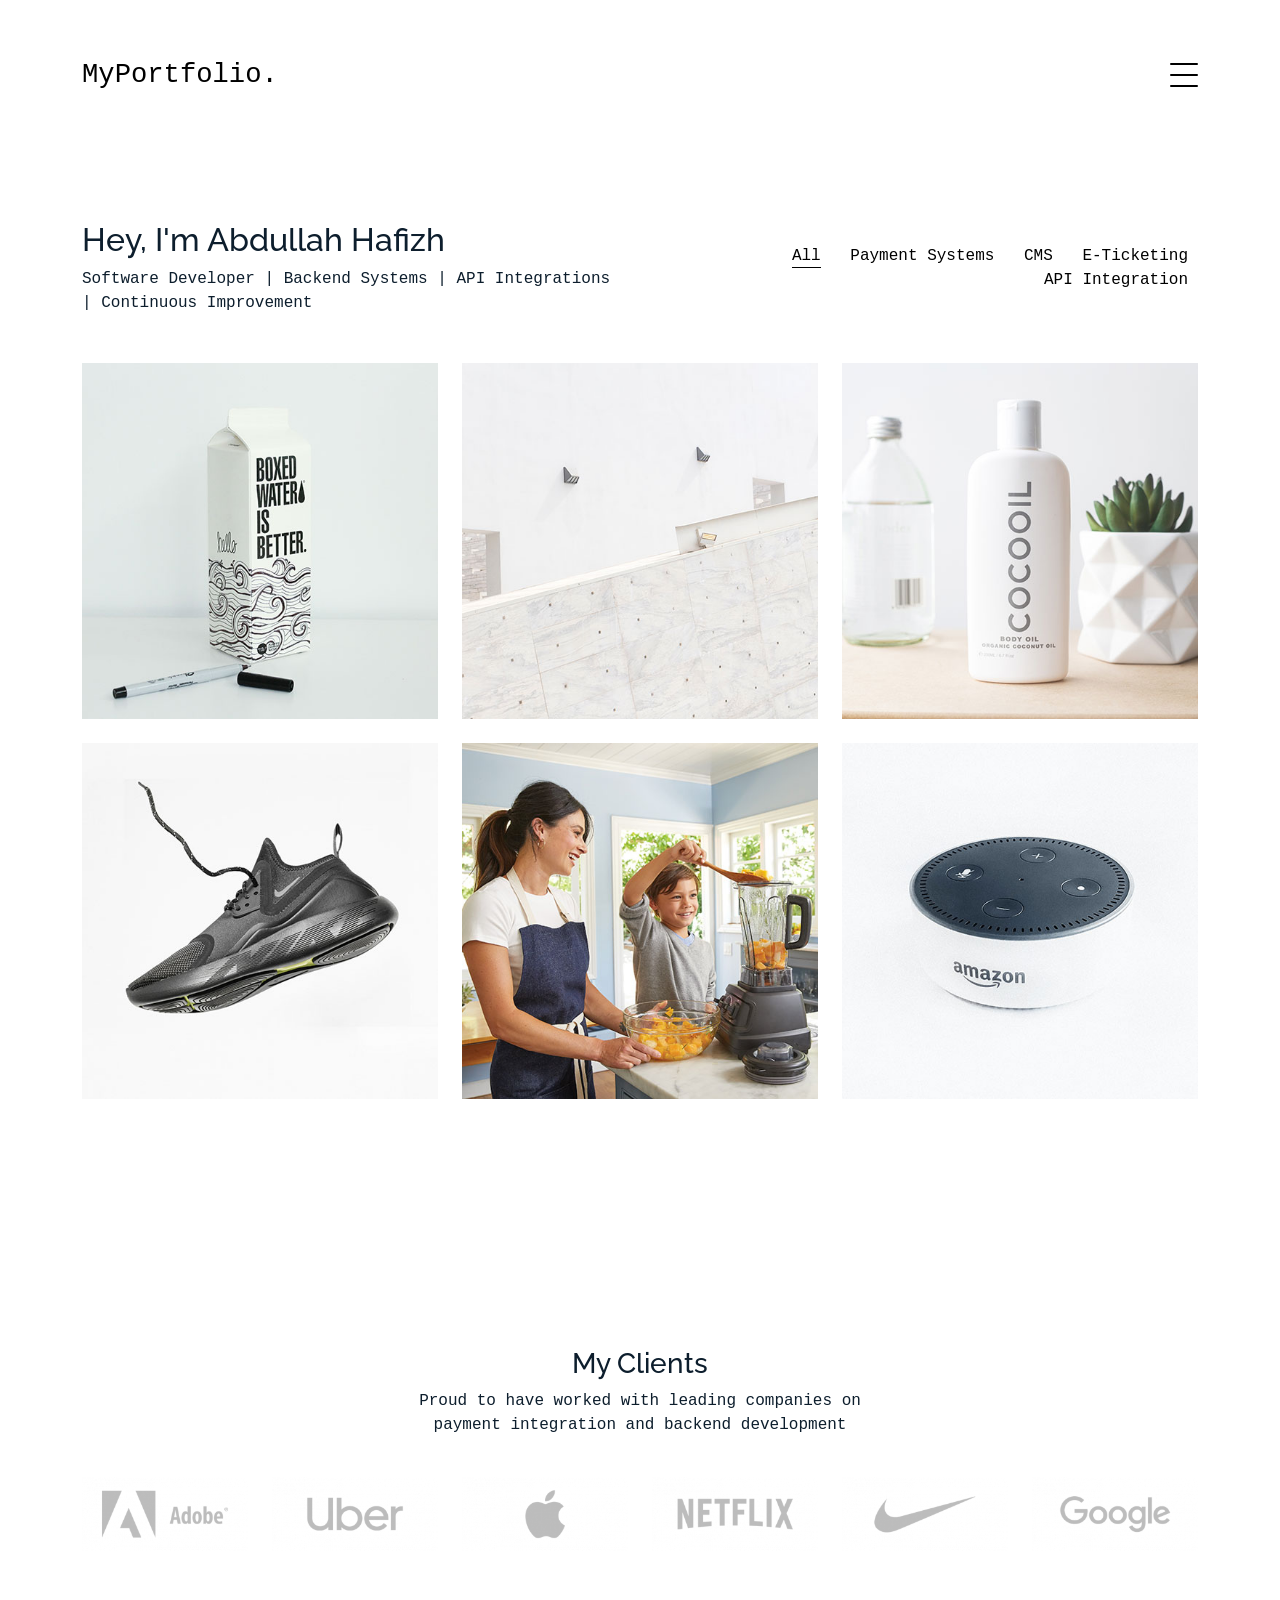
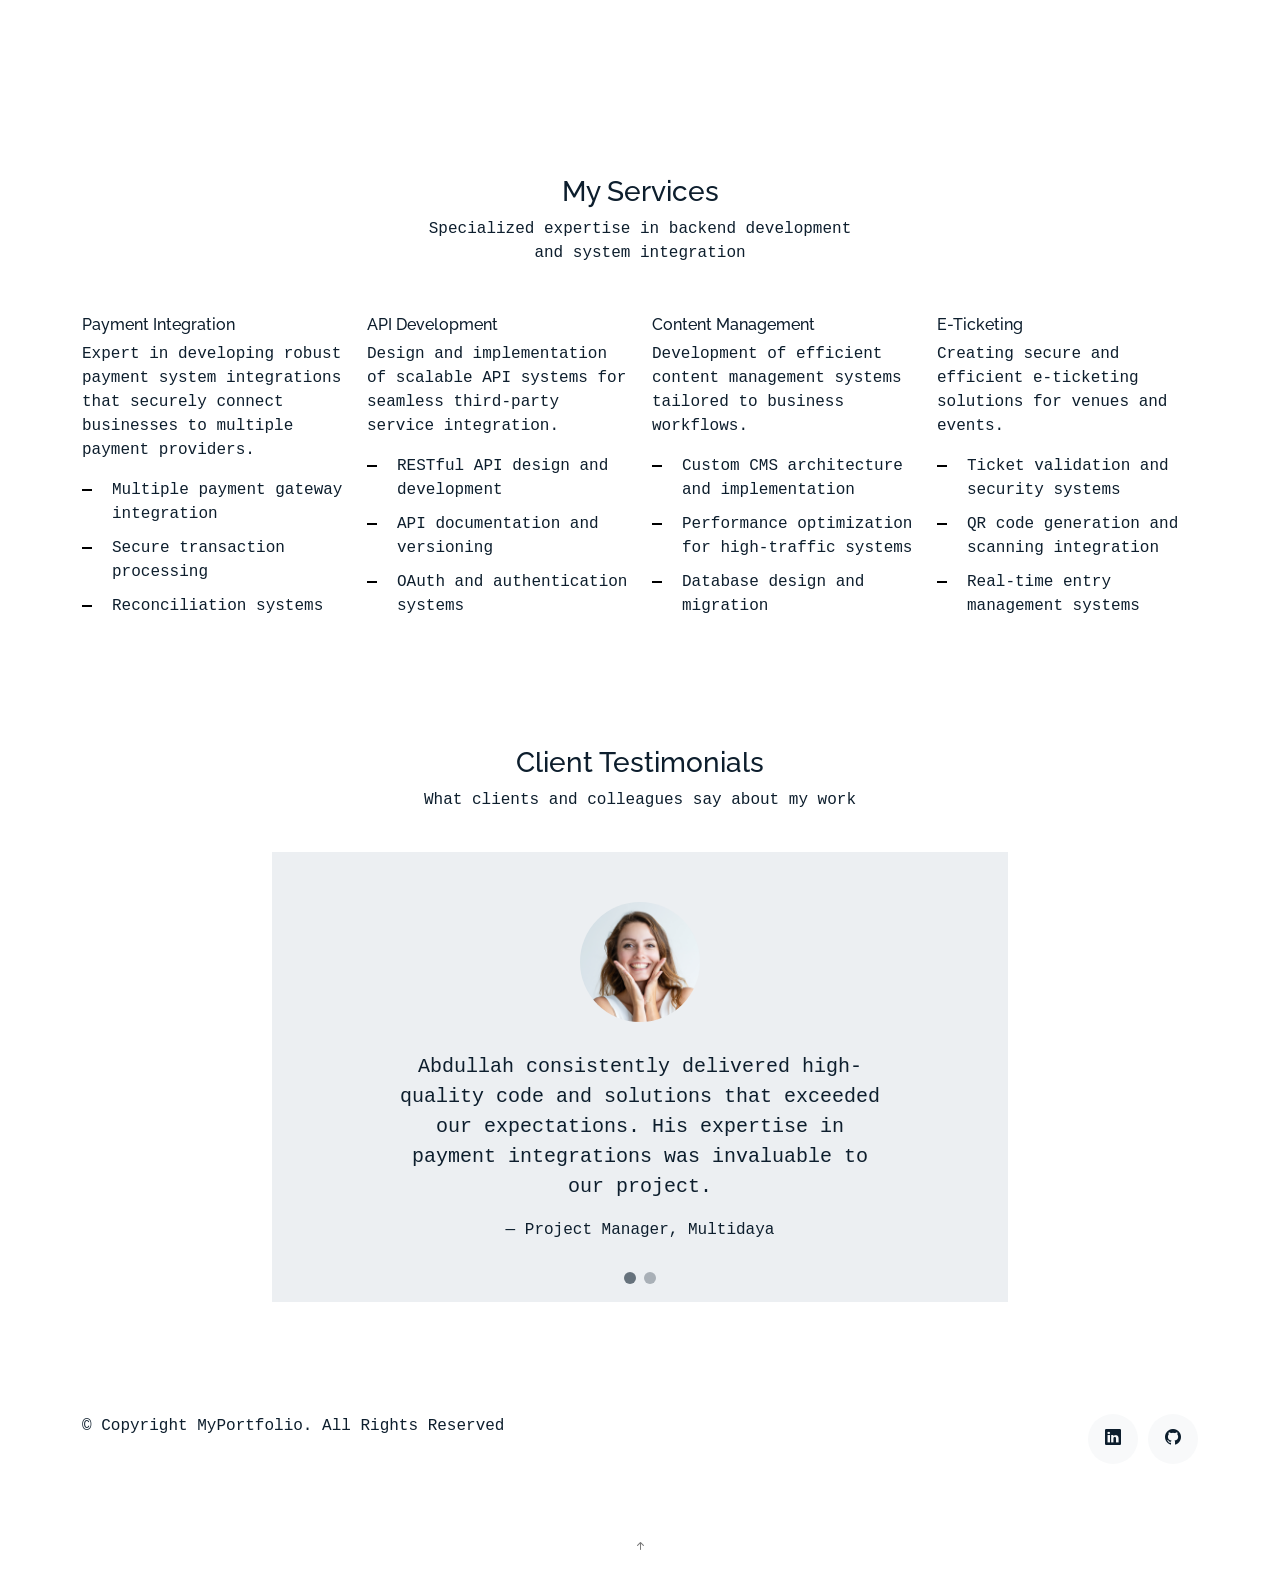
<file: index.html>
<!DOCTYPE html>
<html lang="en">

<head>
  <meta charset="utf-8">
  <meta content="width=device-width, initial-scale=1.0" name="viewport">
  <title>MyPortfolio</title>
  <meta content="" name="description">
  <meta content="" name="keywords">
  <link href="assets/img/favicon.png" rel="icon">
  <link href="assets/img/apple-touch-icon.png" rel="apple-touch-icon">
  <link href="https://fonts.googleapis.com/css?family=https://fonts.googleapis.com/css?family=Inconsolata:400,500,600,700|Raleway:400,400i,500,500i,600,600i,700,700i" rel="stylesheet">
  <link href="assets/vendor/aos/aos.css" rel="stylesheet">
  <link href="assets/vendor/bootstrap/css/bootstrap.min.css" rel="stylesheet">
  <link href="assets/vendor/bootstrap-icons/bootstrap-icons.css" rel="stylesheet">
  <link href="assets/vendor/swiper/swiper-bundle.min.css" rel="stylesheet">
  <link href="assets/css/style.css" rel="stylesheet">
</head>

<body>

  <!-- ======= Navbar ======= -->
  <div class="collapse navbar-collapse custom-navmenu" id="main-navbar">
    <div class="container py-2 py-md-5">
      <div class="row align-items-start">
        <div class="col-md-2">
          <ul class="custom-menu">
            <li class="active"><a href="/">Home</a></li>
            <li><a href="about">About Me</a></li>
            <li><a href="services">Services</a></li>
            <li><a href="works">Works</a></li>
            <li><a href="contact">Contact</a></li>
          </ul>
        </div>
        <div class="col-md-6 d-none d-md-block mr-auto">
          <div class="quote d-flex">
            <span class="bi bi-quote text-white mt-2 mr-3"></span>
            <div>
              <p><em>"<span class="quote-content">The only way to do great work is to love what you do. If you haven't found it yet, keep looking. Don't settle.</span>" <br> <span class="text-white">— <span class="quote-author">Steve Jobs</span></span></em></p>
            </div>
          </div>
        </div>
        <div class="col-md-4 d-none d-md-block">
          <h3>Hire Me</h3>
          <p>Looking for a skilled backend developer with experience in API integrations? <br> <a href="mailto:abdllhhafizh@gmail.com">abdllhhafizh@gmail.com</a></p>
          <div class="social">
            <a href="https://linkedin.com/in/abdullahhafizh" target="_blank"><span class="bi bi-linkedin"></span></a>
            <a href="https://github.com/abdullahhafizh" target="_blank"><span class="bi bi-github"></span></a>
          </div>
        </div>
      </div>

    </div>
  </div>

  <nav class="navbar navbar-light custom-navbar">
    <div class="container">
      <a class="navbar-brand" href="/">MyPortfolio.</a>
      <a href="#" class="burger" data-bs-toggle="collapse" data-bs-target="#main-navbar">
        <span></span>
      </a>
    </div>
  </nav>

  <main id="main">

    <!-- ======= Works Section ======= -->
    <section class="section site-portfolio">
      <div class="container">
        <div class="row mb-5 align-items-center">
          <div class="col-md-12 col-lg-6 mb-4 mb-lg-0" data-aos="fade-up">
            <h2>Hey, I'm Abdullah Hafizh</h2>
            <p class="mb-0">Software Developer | Backend Systems | API Integrations | Continuous Improvement</p>
          </div>
          <div class="col-md-12 col-lg-6 text-start text-lg-end" data-aos="fade-up" data-aos-delay="100">
            <div id="filters" class="filters">
              <a href="#" data-filter="*" class="active">All</a>
              <a href="#" data-filter=".payment">Payment Systems</a>
              <a href="#" data-filter=".cms">CMS</a>
              <a href="#" data-filter=".eticket">E-Ticketing</a>
              <a href="#" data-filter=".api">API Integration</a>
            </div>
          </div>
        </div>
        <div id="portfolio-grid" class="row no-gutter" data-aos="fade-up" data-aos-delay="200">
          <div class="item payment col-sm-6 col-md-4 col-lg-4 mb-4">
            <a href="work-single.html?project=multipay" class="item-wrap fancybox">
              <div class="work-info">
                <h3>Multipay</h3>
                <span>Payment Systems</span>
              </div>
              <img class="img-fluid" src="assets/img/img_1.jpg">
            </a>
          </div>
          <div class="item cms col-sm-6 col-md-4 col-lg-4 mb-4">
            <a href="work-single.html?project=mds" class="item-wrap fancybox">
              <div class="work-info">
                <h3>MDS (CMS System)</h3>
                <span>Content Management</span>
              </div>
              <img class="img-fluid" src="assets/img/img_2.jpg">
            </a>
          </div>
          <div class="item eticket col-sm-6 col-md-4 col-lg-4 mb-4">
            <a href="work-single.html?project=gbkgate" class="item-wrap fancybox">
              <div class="work-info">
                <h3>GBK Gate</h3>
                <span>E-Ticketing</span>
              </div>
              <img class="img-fluid" src="assets/img/img_3.jpg">
            </a>
          </div>
          <div class="item api col-sm-6 col-md-4 col-lg-4 mb-4">
            <a href="work-single.html?project=smt" class="item-wrap fancybox">
              <div class="work-info">
                <h3>SMT</h3>
                <span>API Integration</span>
              </div>
              <img class="img-fluid" src="assets/img/img_4.jpg">
            </a>
          </div>
          <div class="item cms col-sm-6 col-md-4 col-lg-4 mb-4">
            <a href="work-single.html?project=pas" class="item-wrap fancybox">
              <div class="work-info">
                <h3>PAS</h3>
                <span>Content Management</span>
              </div>
              <img class="img-fluid" src="assets/img/img_5.jpg">
            </a>
          </div>
          <div class="item api payment col-sm-6 col-md-4 col-lg-4 mb-4">
            <a href="work-single.html?project=dolan" class="item-wrap fancybox">
              <div class="work-info">
                <h3>Dolan</h3>
                <span>Payment & API Integration</span>
              </div>
              <img class="img-fluid" src="assets/img/img_6.jpg">
            </a>
          </div>
        </div>
      </div>
    </section><!-- End  Works Section -->

    <!-- ======= Clients Section ======= -->
    <section class="section">
      <div class="container">
        <div class="row justify-content-center text-center mb-4">
          <div class="col-5">
            <h3 class="h3 heading">My Clients</h3>
            <p>Proud to have worked with leading companies on payment integration and backend development</p>
          </div>
        </div>
        <div class="row">
          <div class="col-4 col-sm-4 col-md-2">
            <a href="#" class="client-logo"><img src="assets/img/logo-adobe.png" alt="Image" class="img-fluid"></a>
          </div>
          <div class="col-4 col-sm-4 col-md-2">
            <a href="#" class="client-logo"><img src="assets/img/logo-uber.png" alt="Image" class="img-fluid"></a>
          </div>
          <div class="col-4 col-sm-4 col-md-2">
            <a href="#" class="client-logo"><img src="assets/img/logo-apple.png" alt="Image" class="img-fluid"></a>
          </div>
          <div class="col-4 col-sm-4 col-md-2">
            <a href="#" class="client-logo"><img src="assets/img/logo-netflix.png" alt="Image" class="img-fluid"></a>
          </div>
          <div class="col-4 col-sm-4 col-md-2">
            <a href="#" class="client-logo"><img src="assets/img/logo-nike.png" alt="Image" class="img-fluid"></a>
          </div>
          <div class="col-4 col-sm-4 col-md-2">
            <a href="#" class="client-logo"><img src="assets/img/logo-google.png" alt="Image" class="img-fluid"></a>
          </div>

        </div>
      </div>
    </section><!-- End Clients Section -->

    <!-- ======= Services Section ======= -->
    <section class="section services">
      <div class="container">
        <div class="row justify-content-center text-center mb-4">
          <div class="col-5">
            <h3 class="h3 heading">My Services</h3>
            <p>Specialized expertise in backend development and system integration</p>
          </div>
        </div>
        <div class="row">
            <div class="col-12 col-sm-6 col-md-6 col-lg-3">
              <span class="la la-money-bill la-3x mb-4"></span>
              <h4 class="h4 mb-2">Payment Integration</h4>
              <p>Expert in developing robust payment system integrations that securely connect businesses to multiple payment providers.</p>
              <ul class="list-unstyled list-line">
              <li>Multiple payment gateway integration</li>
              <li>Secure transaction processing</li>
              <li>Reconciliation systems</li>
              </ul>
            </div>
            
            <div class="col-12 col-sm-6 col-md-6 col-lg-3">
              <span class="la la-lightbulb la-3x mb-4"></span>
              <h4 class="h4 mb-2">API Development</h4>
              <p>Design and implementation of scalable API systems for seamless third-party service integration.</p>
              <ul class="list-unstyled list-line">
              <li>RESTful API design and development</li>
              <li>API documentation and versioning</li>
              <li>OAuth and authentication systems</li>
              </ul>
            </div>
            
            <div class="col-12 col-sm-6 col-md-6 col-lg-3">
              <span class="la la-file-alt la-3x mb-4"></span>
              <h4 class="h4 mb-2">Content Management</h4>
              <p>Development of efficient content management systems tailored to business workflows.</p>
              <ul class="list-unstyled list-line">
              <li>Custom CMS architecture and implementation</li>
              <li>Performance optimization for high-traffic systems</li>
              <li>Database design and migration</li>
              </ul>
            </div>
            
            <div class="col-12 col-sm-6 col-md-6 col-lg-3">
              <span class="la la-ticket-alt la-3x mb-4"></span>
              <h4 class="h4 mb-2">E-Ticketing</h4>
              <p>Creating secure and efficient e-ticketing solutions for venues and events.</p>
              <ul class="list-unstyled list-line">
              <li>Ticket validation and security systems</li>
              <li>QR code generation and scanning integration</li>
              <li>Real-time entry management systems</li>
              </ul>
            </div>
          </div>
        </div>
      </div>
    </section><!-- End Services Section -->

    <!-- ======= Testimonials Section ======= -->
    <section class="section pt-0">
      <div class="container">
        <div class="row justify-content-center text-center mb-4">
          <div class="col-5">
            <h3 class="h3 heading">Client Testimonials</h3>
            <p>What clients and colleagues say about my work</p>
          </div>
        </div>
        <div class="row justify-content-center">
          <div class="col-md-8">
            <div class="testimonials-slider swiper" data-aos="fade-up" data-aos-delay="100">
              <div class="swiper-wrapper">

                <div class="swiper-slide">
                  <div class="testimonial-wrap">
                    <div class="testimonial">
                      <img src="assets/img/person_1.jpg" alt="Image" class="img-fluid">
                      <blockquote>
                        <p>Abdullah consistently delivered high-quality code and solutions that exceeded our expectations. His expertise in payment integrations was invaluable to our project.</p>
                      </blockquote>
                      <p>&mdash; Project Manager, Multidaya</p>
                    </div>
                  </div>
                </div><!-- End testimonial item -->

                <div class="swiper-slide">
                  <div class="testimonial-wrap">
                    <div class="testimonial">
                      <img src="assets/img/person_2.jpg" alt="Image" class="img-fluid">
                      <blockquote>
                        <p>Working with Abdullah on our API integration project was a great experience. His attention to detail and problem-solving skills helped us implement a complex system on time.</p>
                      </blockquote>
                      <p>&mdash; Technical Lead, Financial Technology</p>
                    </div>
                  </div>
                </div><!-- End testimonial item -->
              </div>
              <div class="swiper-pagination"></div>
            </div>
          </div>
        </div>
      </div>
    </section><!-- End Testimonials Section -->

  </main><!-- End #main -->

  <!-- ======= Footer ======= -->
  <footer class="footer" role="contentinfo">
    <div class="container">
      <div class="row">
        <div class="col-sm-6">
          <p>&copy; Copyright MyPortfolio. All Rights Reserved</p>
        </div>
        <div class="col-sm-6 social text-md-end">
          <a href="https://linkedin.com/in/abdullahhafizh" target="_blank"><span class="bi bi-linkedin"></span></a>
          <a href="https://github.com/abdullahhafizh" target="_blank"><span class="bi bi-github"></span></a>
        </div>
      </div>
    </div>
  </footer>

  <a href="#" class="back-to-top d-flex align-items-center justify-content-center"><i class="bi bi-arrow-up-short"></i></a>

  <!-- Vendor JS Files -->
  <script src="assets/vendor/aos/aos.js"></script>
  <script src="assets/vendor/bootstrap/js/bootstrap.bundle.min.js"></script>
  <script src="assets/vendor/isotope-layout/isotope.pkgd.min.js"></script>
  <script src="assets/vendor/swiper/swiper-bundle.min.js"></script>
  <script src="assets/vendor/php-email-form/validate.js"></script>

  <!-- Template Main JS File -->
  <script src="assets/js/main.js"></script>
  
  <!-- Daily Quote JS -->
  <script src="assets/js/daily-quote.js"></script>

</body>

</html>
</file>
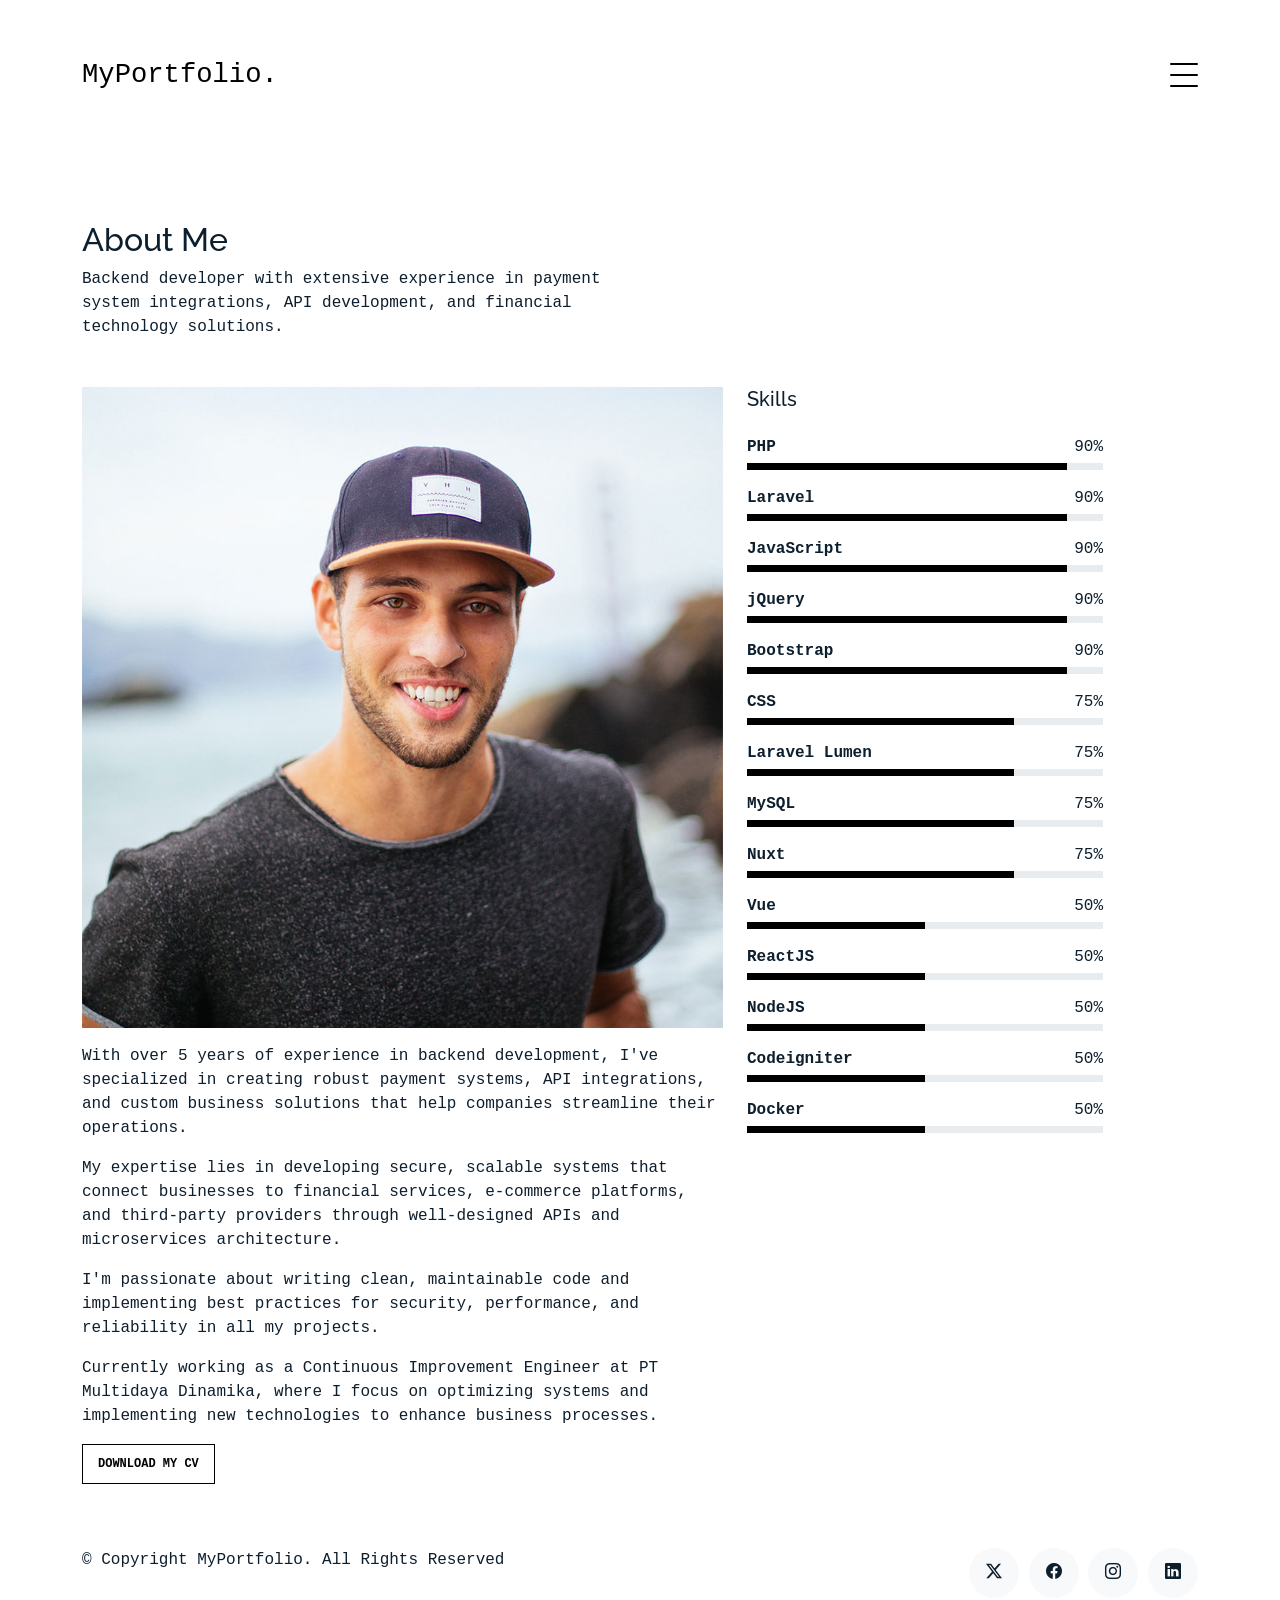
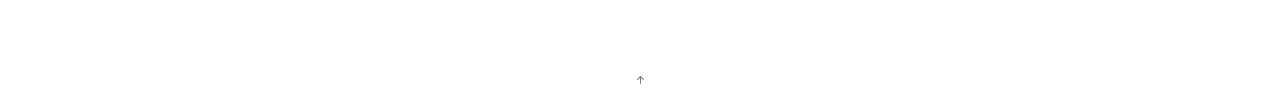
<file: about/index.html>
<!DOCTYPE html>
<html lang="en">

<head>
  <meta charset="utf-8">
  <meta content="width=device-width, initial-scale=1.0" name="viewport">
  <title>MyPortfolio - About</title>
  <meta content="" name="description">
  <meta content="" name="keywords">
  <link href="../assets/img/favicon.png" rel="icon">
  <link href="../assets/img/apple-touch-icon.png" rel="apple-touch-icon">
  <link href="https://fonts.googleapis.com/css?family=https://fonts.googleapis.com/css?family=Inconsolata:400,500,600,700|Raleway:400,400i,500,500i,600,600i,700,700i" rel="stylesheet">
  <link href="../assets/vendor/aos/aos.css" rel="stylesheet">
  <link href="../assets/vendor/bootstrap/css/bootstrap.min.css" rel="stylesheet">
  <link href="../assets/vendor/bootstrap-icons/bootstrap-icons.css" rel="stylesheet">
  <link href="../assets/vendor/swiper/swiper-bundle.min.css" rel="stylesheet">
  <link href="../assets/css/style.css" rel="stylesheet">
</head>

<body>

  <div class="collapse navbar-collapse custom-navmenu" id="main-navbar">
    <div class="container py-2 py-md-5">
      <div class="row align-items-start">
        <div class="col-md-2">
          <ul class="custom-menu">
            <li><a href="../">Home</a></li>
            <li class="active"><a href=".">About Me</a></li>
            <li><a href="../services/">Services</a></li>
            <li><a href="../works/">Works</a></li>
            <li><a href="../contact/">Contact</a></li>
          </ul>
        </div>
        <div class="col-md-6 d-none d-md-block mr-auto">
          <div class="quote d-flex">
            <span class="bi bi-quote text-white mt-2 mr-3"></span>
            <div>
              <p><em>"<span class="quote-content">The only way to do great work is to love what you do. If you haven't found it yet, keep looking. Don't settle.</span>" <br> <span class="text-white">— <span class="quote-author">Steve Jobs</span></span></em></p>
            </div>
          </div>
        </div>
        <div class="col-md-4 d-none d-md-block">
          <h3>Hire Me</h3>
          <p>Looking for a skilled backend developer with experience in API integrations? <br> <a href="mailto:abdllhhafizh@gmail.com">abdllhhafizh@gmail.com</a></p>
        </div>
      </div>

    </div>
  </div>

  <nav class="navbar navbar-light custom-navbar">
    <div class="container">
      <a class="navbar-brand" href="../">MyPortfolio.</a>
      <a href="#" class="burger" data-bs-toggle="collapse" data-bs-target="#main-navbar">
        <span></span>
      </a>
    </div>
  </nav>

  <main id="main">

    <section class="section pb-5">
      <div class="container">
        <div class="row mb-5 align-items-end">
          <div class="col-md-6" data-aos="fade-up">

            <h2>About Me</h2>
            <p class="mb-0">Backend developer with extensive experience in payment system integrations, API development, and financial technology solutions.</p>
          </div>

        </div>

        <div class="row">
          <div class="col-md-4 ml-auto order-2" data-aos="fade-up">
            <h3 class="h3 mb-4">Skills</h3>
            <ul class="list-unstyled">
              <!-- Top Skills (Rating 4 = 90%) -->
              <li class="mb-3">
                <div class="d-flex mb-1 justify-content-between">
                  <strong>PHP</strong>
                  <span>90%</span>
                </div>
                <div class="progress custom-progress">
                  <div class="progress-bar" role="progressbar" style="width: 90%" aria-valuenow="90" aria-valuemin="0" aria-valuemax="100"></div>
                </div>
              </li>
              <li class="mb-3">
                <div class="d-flex mb-1 justify-content-between">
                  <strong>Laravel</strong>
                  <span>90%</span>
                </div>
                <div class="progress custom-progress">
                  <div class="progress-bar" role="progressbar" style="width: 90%" aria-valuenow="90" aria-valuemin="0" aria-valuemax="100"></div>
                </div>
              </li>
              <li class="mb-3">
                <div class="d-flex mb-1 justify-content-between">
                  <strong>JavaScript</strong>
                  <span>90%</span>
                </div>
                <div class="progress custom-progress">
                  <div class="progress-bar" role="progressbar" style="width: 90%" aria-valuenow="90" aria-valuemin="0" aria-valuemax="100"></div>
                </div>
              </li>
              <li class="mb-3">
                <div class="d-flex mb-1 justify-content-between">
                  <strong>jQuery</strong>
                  <span>90%</span>
                </div>
                <div class="progress custom-progress">
                  <div class="progress-bar" role="progressbar" style="width: 90%" aria-valuenow="90" aria-valuemin="0" aria-valuemax="100"></div>
                </div>
              </li>
              <li class="mb-3">
                <div class="d-flex mb-1 justify-content-between">
                  <strong>Bootstrap</strong>
                  <span>90%</span>
                </div>
                <div class="progress custom-progress">
                  <div class="progress-bar" role="progressbar" style="width: 90%" aria-valuenow="90" aria-valuemin="0" aria-valuemax="100"></div>
                </div>
              </li>
              
              <!-- Intermediate Skills (Rating 3 = 75%) -->
              <li class="mb-3">
                <div class="d-flex mb-1 justify-content-between">
                  <strong>CSS</strong>
                  <span>75%</span>
                </div>
                <div class="progress custom-progress">
                  <div class="progress-bar" role="progressbar" style="width: 75%" aria-valuenow="75" aria-valuemin="0" aria-valuemax="100"></div>
                </div>
              </li>
              <li class="mb-3">
                <div class="d-flex mb-1 justify-content-between">
                  <strong>Laravel Lumen</strong>
                  <span>75%</span>
                </div>
                <div class="progress custom-progress">
                  <div class="progress-bar" role="progressbar" style="width: 75%" aria-valuenow="75" aria-valuemin="0" aria-valuemax="100"></div>
                </div>
              </li>
              <li class="mb-3">
                <div class="d-flex mb-1 justify-content-between">
                  <strong>MySQL</strong>
                  <span>75%</span>
                </div>
                <div class="progress custom-progress">
                  <div class="progress-bar" role="progressbar" style="width: 75%" aria-valuenow="75" aria-valuemin="0" aria-valuemax="100"></div>
                </div>
              </li>
              <li class="mb-3">
                <div class="d-flex mb-1 justify-content-between">
                  <strong>Nuxt</strong>
                  <span>75%</span>
                </div>
                <div class="progress custom-progress">
                  <div class="progress-bar" role="progressbar" style="width: 75%" aria-valuenow="75" aria-valuemin="0" aria-valuemax="100"></div>
                </div>
              </li>
              
              <!-- Additional Skills (Rating 2 = 50%) -->
              <li class="mb-3">
                <div class="d-flex mb-1 justify-content-between">
                  <strong>Vue</strong>
                  <span>50%</span>
                </div>
                <div class="progress custom-progress">
                  <div class="progress-bar" role="progressbar" style="width: 50%" aria-valuenow="50" aria-valuemin="0" aria-valuemax="100"></div>
                </div>
              </li>
              <li class="mb-3">
                <div class="d-flex mb-1 justify-content-between">
                  <strong>ReactJS</strong>
                  <span>50%</span>
                </div>
                <div class="progress custom-progress">
                  <div class="progress-bar" role="progressbar" style="width: 50%" aria-valuenow="50" aria-valuemin="0" aria-valuemax="100"></div>
                </div>
              </li>
              <li class="mb-3">
                <div class="d-flex mb-1 justify-content-between">
                  <strong>NodeJS</strong>
                  <span>50%</span>
                </div>
                <div class="progress custom-progress">
                  <div class="progress-bar" role="progressbar" style="width: 50%" aria-valuenow="50" aria-valuemin="0" aria-valuemax="100"></div>
                </div>
              </li>
              <li class="mb-3">
                <div class="d-flex mb-1 justify-content-between">
                  <strong>Codeigniter</strong>
                  <span>50%</span>
                </div>
                <div class="progress custom-progress">
                  <div class="progress-bar" role="progressbar" style="width: 50%" aria-valuenow="50" aria-valuemin="0" aria-valuemax="100"></div>
                </div>
              </li>
              <li class="mb-3">
                <div class="d-flex mb-1 justify-content-between">
                  <strong>Docker</strong>
                  <span>50%</span>
                </div>
                <div class="progress custom-progress">
                  <div class="progress-bar" role="progressbar" style="width: 50%" aria-valuenow="50" aria-valuemin="0" aria-valuemax="100"></div>
                </div>
              </li>
            </ul>
          </div>

          <div class="col-md-7 mb-5 mb-md-0" data-aos="fade-up">
            <p><img src="../assets/img/person_1_sq.jpg" alt="Image" class="img-fluid"></p>
            <p>With over 5 years of experience in backend development, I've specialized in creating robust payment systems, API integrations, and custom business solutions that help companies streamline their operations.</p>
            <p>My expertise lies in developing secure, scalable systems that connect businesses to financial services, e-commerce platforms, and third-party providers through well-designed APIs and microservices architecture.</p>
            <p>I'm passionate about writing clean, maintainable code and implementing best practices for security, performance, and reliability in all my projects.</p>
            <p>Currently working as a Continuous Improvement Engineer at PT Multidaya Dinamika, where I focus on optimizing systems and implementing new technologies to enhance business processes.</p>
            <p><a href="../assets/pdf/Abdullah Hafizh.pdf" class="readmore" download>Download my CV</a></p>
          </div>

        </div>

      </div>

    </section>

  </main><!-- End #main -->

  <!-- ======= Footer ======= -->
  <footer class="footer" role="contentinfo">
    <div class="container">
      <div class="row">
        <div class="col-sm-6">
          <p class="mb-1">&copy; Copyright MyPortfolio. All Rights Reserved</p>
        </div>
        <div class="col-sm-6 social text-md-end">
          <a href="#"><span class="bi bi-twitter-x"></span></a>
          <a href="#"><span class="bi bi-facebook"></span></a>
          <a href="#"><span class="bi bi-instagram"></span></a>
          <a href="#"><span class="bi bi-linkedin"></span></a>
        </div>
      </div>
    </div>
  </footer>

  <a href="#" class="back-to-top d-flex align-items-center justify-content-center"><i class="bi bi-arrow-up-short"></i></a>

  <!-- Vendor JS Files -->
  <script src="../assets/vendor/aos/aos.js"></script>
  <script src="../assets/vendor/bootstrap/js/bootstrap.bundle.min.js"></script>
  <script src="../assets/vendor/isotope-layout/isotope.pkgd.min.js"></script>
  <script src="../assets/vendor/swiper/swiper-bundle.min.js"></script>
  <script src="../assets/vendor/php-email-form/validate.js"></script>

  <!-- Template Main JS File -->
  <script src="../assets/js/main.js"></script>
  
  <!-- Daily Quote JS -->
  <script src="../assets/js/daily-quote.js"></script>

</body>

</html>
</file>
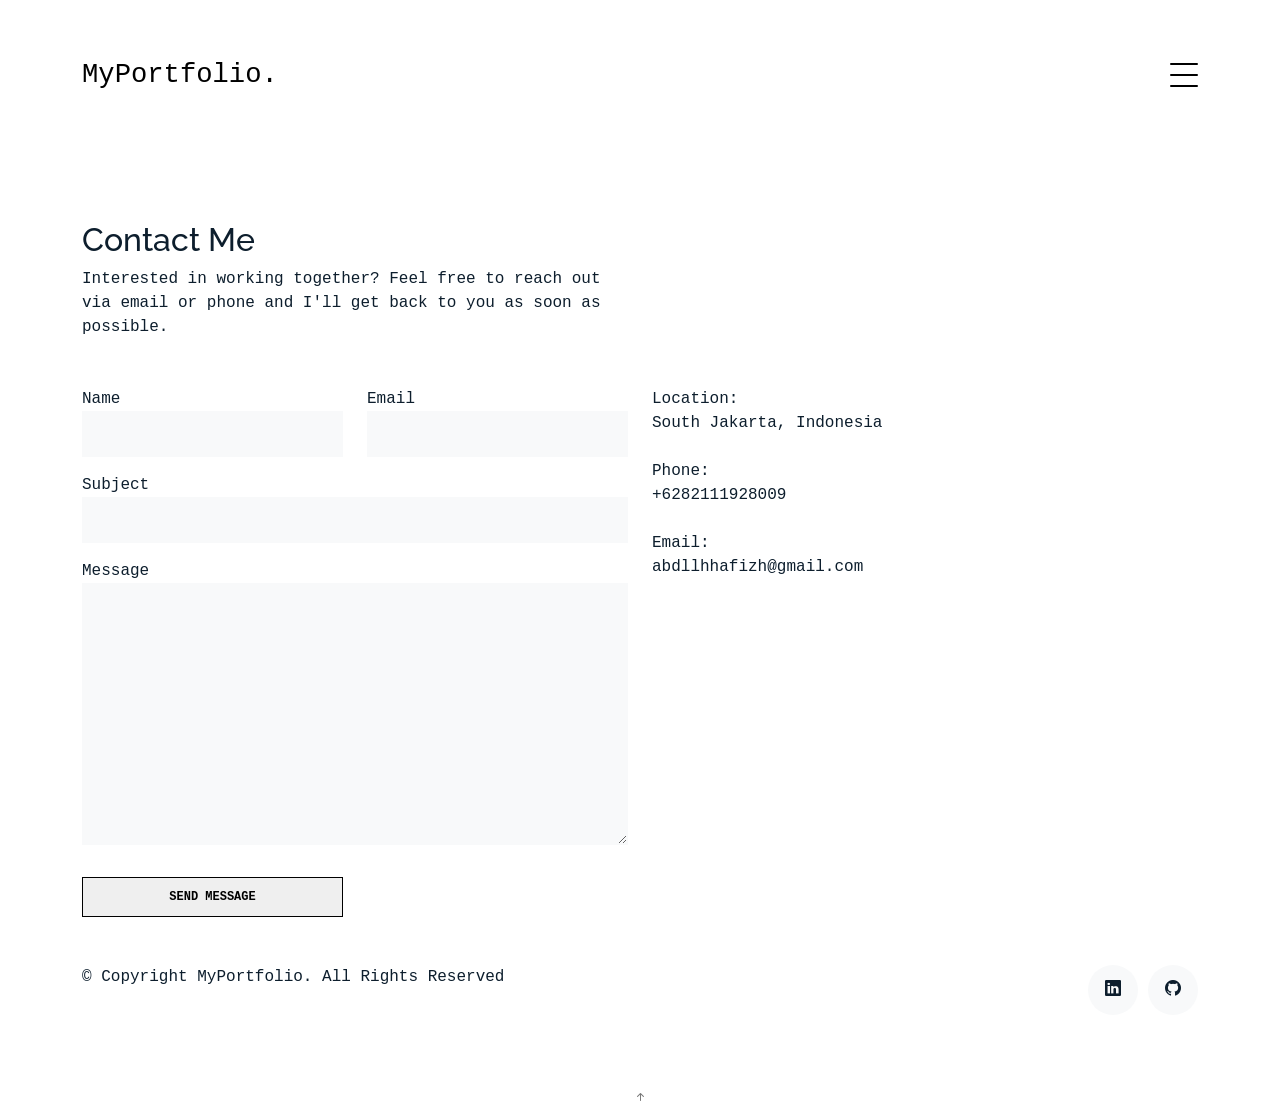
<file: contact/index.html>
<!DOCTYPE html>
<html lang="en">

<head>
  <meta charset="utf-8">
  <meta content="width=device-width, initial-scale=1.0" name="viewport">
  <title>MyPortfolio - Contact</title>
  <meta content="" name="description">
  <meta content="" name="keywords">
  <link href="../assets/img/favicon.png" rel="icon">
  <link href="../assets/img/apple-touch-icon.png" rel="apple-touch-icon">
  <link href="https://fonts.googleapis.com/css?family=https://fonts.googleapis.com/css?family=Inconsolata:400,500,600,700|Raleway:400,400i,500,500i,600,600i,700,700i" rel="stylesheet">
  <link href="../assets/vendor/aos/aos.css" rel="stylesheet">
  <link href="../assets/vendor/bootstrap/css/bootstrap.min.css" rel="stylesheet">
  <link href="../assets/vendor/bootstrap-icons/bootstrap-icons.css" rel="stylesheet">
  <link href="../assets/vendor/swiper/swiper-bundle.min.css" rel="stylesheet">
  <link href="../assets/css/style.css" rel="stylesheet">
</head>

<body>

  <!-- ======= Navbar ======= -->
  <div class="collapse navbar-collapse custom-navmenu" id="main-navbar">
    <div class="container py-2 py-md-5">
      <div class="row align-items-start">
        <div class="col-md-2">
          <ul class="custom-menu">
            <li><a href="../">Home</a></li>
            <li><a href="../about/">About Me</a></li>
            <li><a href="../services/">Services</a></li>
            <li><a href="../works/">Works</a></li>
            <li class="active"><a href=".">Contact</a></li>
          </ul>
        </div>
        <div class="col-md-6 d-none d-md-block mr-auto">
          <div class="quote d-flex">
            <span class="bi bi-quote text-white mt-2 mr-3"></span>
            <div>
              <p><em>"<span class="quote-content">The most disastrous thing that you can ever learn is your first programming language.</span>" <br> <span class="text-white">— <span class="quote-author">Alan Kay</span></span></em></p>
            </div>
          </div>
        </div>
        <div class="col-md-4 d-none d-md-block">
          <h3>Hire Me</h3>
          <p>Looking for a skilled backend developer with experience in API integrations? <br> <a href="mailto:abdllhhafizh@gmail.com">abdllhhafizh@gmail.com</a></p>
          <div class="social">
            <a href="https://linkedin.com/in/abdullahhafizh" target="_blank"><span class="bi bi-linkedin"></span></a>
            <a href="https://github.com/abdullahhafizh" target="_blank"><span class="bi bi-github"></span></a>
          </div>
        </div>
      </div>

    </div>
  </div>

  <nav class="navbar navbar-light custom-navbar">
    <div class="container">
      <a class="navbar-brand" href="../">MyPortfolio.</a>
      <a href="#" class="burger" data-bs-toggle="collapse" data-bs-target="#main-navbar">
        <span></span>
      </a>
    </div>
  </nav>

  <main id="main">

    <section class="section pb-5">
      <div class="container">

        <div class="row mb-5 align-items-end">
          <div class="col-md-6" data-aos="fade-up">
            <h2>Contact Me</h2>
            <p class="mb-0">Interested in working together? Feel free to reach out via email or phone and I'll get back to you as soon as possible.</p>
          </div>

        </div>

        <div class="row">
          <div class="col-md-6 mb-5 mb-md-0" data-aos="fade-up">

            <form action="https://formspree.io/f/abdllhhafizh@gmail.com" method="post" role="form" class="php-email-form">

              <div class="row gy-3">
                <div class="col-md-6 form-group">
                  <label for="name">Name</label>
                  <input type="text" name="name" class="form-control" id="name" required>
                </div>
                <div class="col-md-6 form-group">
                  <label for="name">Email</label>
                  <input type="email" class="form-control" name="email" id="email" required>
                </div>
                <div class="col-md-12 form-group">
                  <label for="name">Subject</label>
                  <input type="text" class="form-control" name="subject" id="subject" required>
                </div>
                <div class="col-md-12 form-group">
                  <label for="name">Message</label>
                  <textarea class="form-control" name="message" cols="30" rows="10" required></textarea>
                </div>

                <div class="col-md-12 my-3">
                  <div class="loading">Loading</div>
                  <div class="error-message"></div>
                  <div class="sent-message">Your message has been sent. Thank you!</div>
                </div>

                <div class="col-md-6 mt-0 form-group">
                  <input type="submit" class="readmore d-block w-100" value="Send Message">
                </div>
              </div>

            </form>

          </div>

          <div class="col-md-4 ml-auto order-2" data-aos="fade-up">
            <ul class="list-unstyled">
              <li class="mb-3">
                <p class="mb-0">Location:</p>
                <p class="pb-2">South Jakarta, Indonesia</p>
              </li>
              <li class="mb-3">
                <p class="mb-0">Phone:</p>
                <p class="pb-2">+6282111928009</p>
              </li>
              <li class="mb-3">
                <p class="mb-0">Email:</p>
                <p>abdllhhafizh@gmail.com</p>
              </li>
            </ul>
          </div>

        </div>

      </div>

    </section>

  </main><!-- End #main -->

  <!-- ======= Footer ======= -->
  <footer class="footer" role="contentinfo">
    <div class="container">
      <div class="row">
        <div class="col-sm-6">
          <p>&copy; Copyright MyPortfolio. All Rights Reserved</p>
        </div>
        <div class="col-sm-6 social text-md-end">
          <a href="https://linkedin.com/in/abdullahhafizh" target="_blank"><span class="bi bi-linkedin"></span></a>
          <a href="https://github.com/abdullahhafizh" target="_blank"><span class="bi bi-github"></span></a>
        </div>
      </div>
    </div>
  </footer>

  <a href="#" class="back-to-top d-flex align-items-center justify-content-center"><i class="bi bi-arrow-up-short"></i></a>

  <!-- Vendor JS Files -->
  <script src="../assets/vendor/aos/aos.js"></script>
  <script src="../assets/vendor/bootstrap/js/bootstrap.bundle.min.js"></script>
  <script src="../assets/vendor/isotope-layout/isotope.pkgd.min.js"></script>
  <script src="../assets/vendor/swiper/swiper-bundle.min.js"></script>
  <script src="../assets/vendor/php-email-form/validate.js"></script>

  <!-- Template Main JS File -->
  <script src="../assets/js/main.js"></script>
  
  <!-- Daily Quote JS -->
  <script src="../assets/js/daily-quote.js"></script>

</body>

</html>
</file>
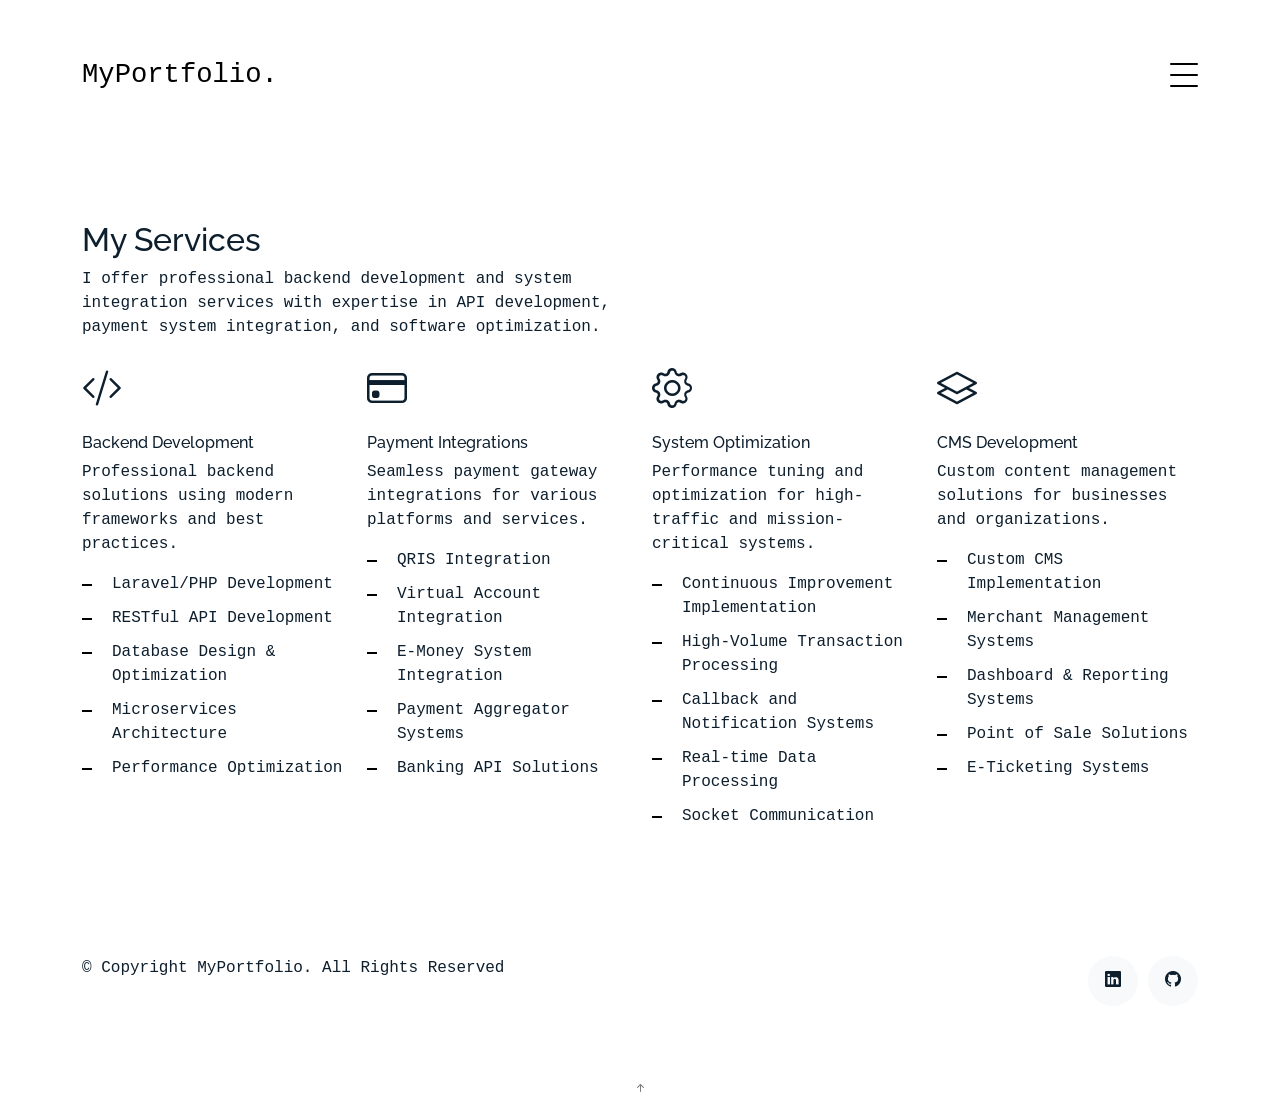
<file: services/index.html>
<!DOCTYPE html>
<html lang="en">

<head>
  <meta charset="utf-8">
  <meta content="width=device-width, initial-scale=1.0" name="viewport">
  <title>MyPortfolio - Services</title>
  <meta content="" name="description">
  <meta content="" name="keywords">
  <link href="../assets/img/favicon.png" rel="icon">
  <link href="../assets/img/apple-touch-icon.png" rel="apple-touch-icon">
  <link href="https://fonts.googleapis.com/css?family=https://fonts.googleapis.com/css?family=Inconsolata:400,500,600,700|Raleway:400,400i,500,500i,600,600i,700,700i" rel="stylesheet">
  <link href="../assets/vendor/aos/aos.css" rel="stylesheet">
  <link href="../assets/vendor/bootstrap/css/bootstrap.min.css" rel="stylesheet">
  <link href="../assets/vendor/bootstrap-icons/bootstrap-icons.css" rel="stylesheet">
  <link href="../assets/vendor/swiper/swiper-bundle.min.css" rel="stylesheet">
  <link href="../assets/css/style.css" rel="stylesheet">
</head>

<body>

  <!-- ======= Navbar ======= -->
  <div class="collapse navbar-collapse custom-navmenu" id="main-navbar">
    <div class="container py-2 py-md-5">
      <div class="row align-items-start">
        <div class="col-md-2">
          <ul class="custom-menu">
            <li><a href="../">Home</a></li>
            <li><a href="../about/">About Me</a></li>
            <li class="active"><a href=".">Services</a></li>
            <li><a href="../works/">Works</a></li>
            <li><a href="../contact/">Contact</a></li>
          </ul>
        </div>
        <div class="col-md-6 d-none d-md-block mr-auto">
          <div class="quote d-flex">
            <span class="bi bi-quote text-white mt-2 mr-3"></span>
            <div>
              <p><em>"<span class="quote-content">Programming isn't about what you know; it's about what you can figure out.</span>" <br> <span class="text-white">— <span class="quote-author">Chris Pine</span></span></em></p>
            </div>
          </div>
        </div>
        <div class="col-md-4 d-none d-md-block">
          <h3>Hire Me</h3>
          <p>Looking for a skilled backend developer with experience in API integrations? <br> <a href="mailto:abdllhhafizh@gmail.com">abdllhhafizh@gmail.com</a></p>
          <div class="social">
            <a href="https://linkedin.com/in/abdullahhafizh" target="_blank"><span class="bi bi-linkedin"></span></a>
            <a href="https://github.com/abdullahhafizh" target="_blank"><span class="bi bi-github"></span></a>
          </div>
        </div>
      </div>

    </div>
  </div>

  <nav class="navbar navbar-light custom-navbar">
    <div class="container">
      <a class="navbar-brand" href="../">MyPortfolio.</a>
      <a href="#" class="burger" data-bs-toggle="collapse" data-bs-target="#main-navbar">
        <span></span>
      </a>
    </div>
  </nav>

  <main id="main">

    <section class="section">
      <div class="container">
        <div class="row mb-4 align-items-center">
          <div class="col-md-6" data-aos="fade-up">

            <h2>My Services</h2>
            <p class="mb-0">I offer professional backend development and system integration services with expertise in API development, payment system integration, and software optimization.</p>

          </div>

        </div>
      </div>

      <div class="site-section pb-0 services">
        <div class="container">

          <div class="row">

            <div class="col-12 col-sm-6 col-md-6 col-lg-3">
              <i class="bi bi-code-slash"></i>
              <h4 class="h4 mb-2">Backend Development</h4>
              <p>Professional backend solutions using modern frameworks and best practices.</p>
              <ul class="list-unstyled list-line">
                <li>Laravel/PHP Development</li>
                <li>RESTful API Development</li>
                <li>Database Design & Optimization</li>
                <li>Microservices Architecture</li>
                <li>Performance Optimization</li>
              </ul>
            </div>
            <div class="col-12 col-sm-6 col-md-6 col-lg-3">
              <i class="bi bi-credit-card"></i>
              <h4 class="h4 mb-2">Payment Integrations</h4>
              <p>Seamless payment gateway integrations for various platforms and services.</p>
              <ul class="list-unstyled list-line">
                <li>QRIS Integration</li>
                <li>Virtual Account Integration</li>
                <li>E-Money System Integration</li>
                <li>Payment Aggregator Systems</li>
                <li>Banking API Solutions</li>
              </ul>
            </div>
            <div class="col-12 col-sm-6 col-md-6 col-lg-3">
              <i class="bi bi-gear"></i>
              <h4 class="h4 mb-2">System Optimization</h4>
              <p>Performance tuning and optimization for high-traffic and mission-critical systems.</p>
              <ul class="list-unstyled list-line">
                <li>Continuous Improvement Implementation</li>
                <li>High-Volume Transaction Processing</li>
                <li>Callback and Notification Systems</li>
                <li>Real-time Data Processing</li>
                <li>Socket Communication</li>
              </ul>
            </div>
            <div class="col-12 col-sm-6 col-md-6 col-lg-3">
              <i class="bi bi-layers"></i>
              <h4 class="h4 mb-2">CMS Development</h4>
              <p>Custom content management solutions for businesses and organizations.</p>
              <ul class="list-unstyled list-line">
                <li>Custom CMS Implementation</li>
                <li>Merchant Management Systems</li>
                <li>Dashboard & Reporting Systems</li>
                <li>Point of Sale Solutions</li>
                <li>E-Ticketing Systems</li>
              </ul>
            </div>
          </div>
        </div>
      </div>
    </section>

  </main><!-- End #main -->

  <!-- ======= Footer ======= -->
  <footer class="footer" role="contentinfo">
    <div class="container">
      <div class="row">
        <div class="col-sm-6">
          <p>&copy; Copyright MyPortfolio. All Rights Reserved</p>
        </div>
        <div class="col-sm-6 social text-md-end">
          <a href="https://linkedin.com/in/abdullahhafizh" target="_blank"><span class="bi bi-linkedin"></span></a>
          <a href="https://github.com/abdullahhafizh" target="_blank"><span class="bi bi-github"></span></a>
        </div>
      </div>
    </div>
  </footer>

  <a href="#" class="back-to-top d-flex align-items-center justify-content-center"><i class="bi bi-arrow-up-short"></i></a>

  <!-- Vendor JS Files -->
  <script src="../assets/vendor/aos/aos.js"></script>
  <script src="../assets/vendor/bootstrap/js/bootstrap.bundle.min.js"></script>
  <script src="../assets/vendor/isotope-layout/isotope.pkgd.min.js"></script>
  <script src="../assets/vendor/swiper/swiper-bundle.min.js"></script>
  <script src="../assets/vendor/php-email-form/validate.js"></script>

  <!-- Template Main JS File -->
  <script src="../assets/js/main.js"></script>
  
  <!-- Daily Quote JS -->
  <script src="../assets/js/daily-quote.js"></script>

</body>

</html>
</file>
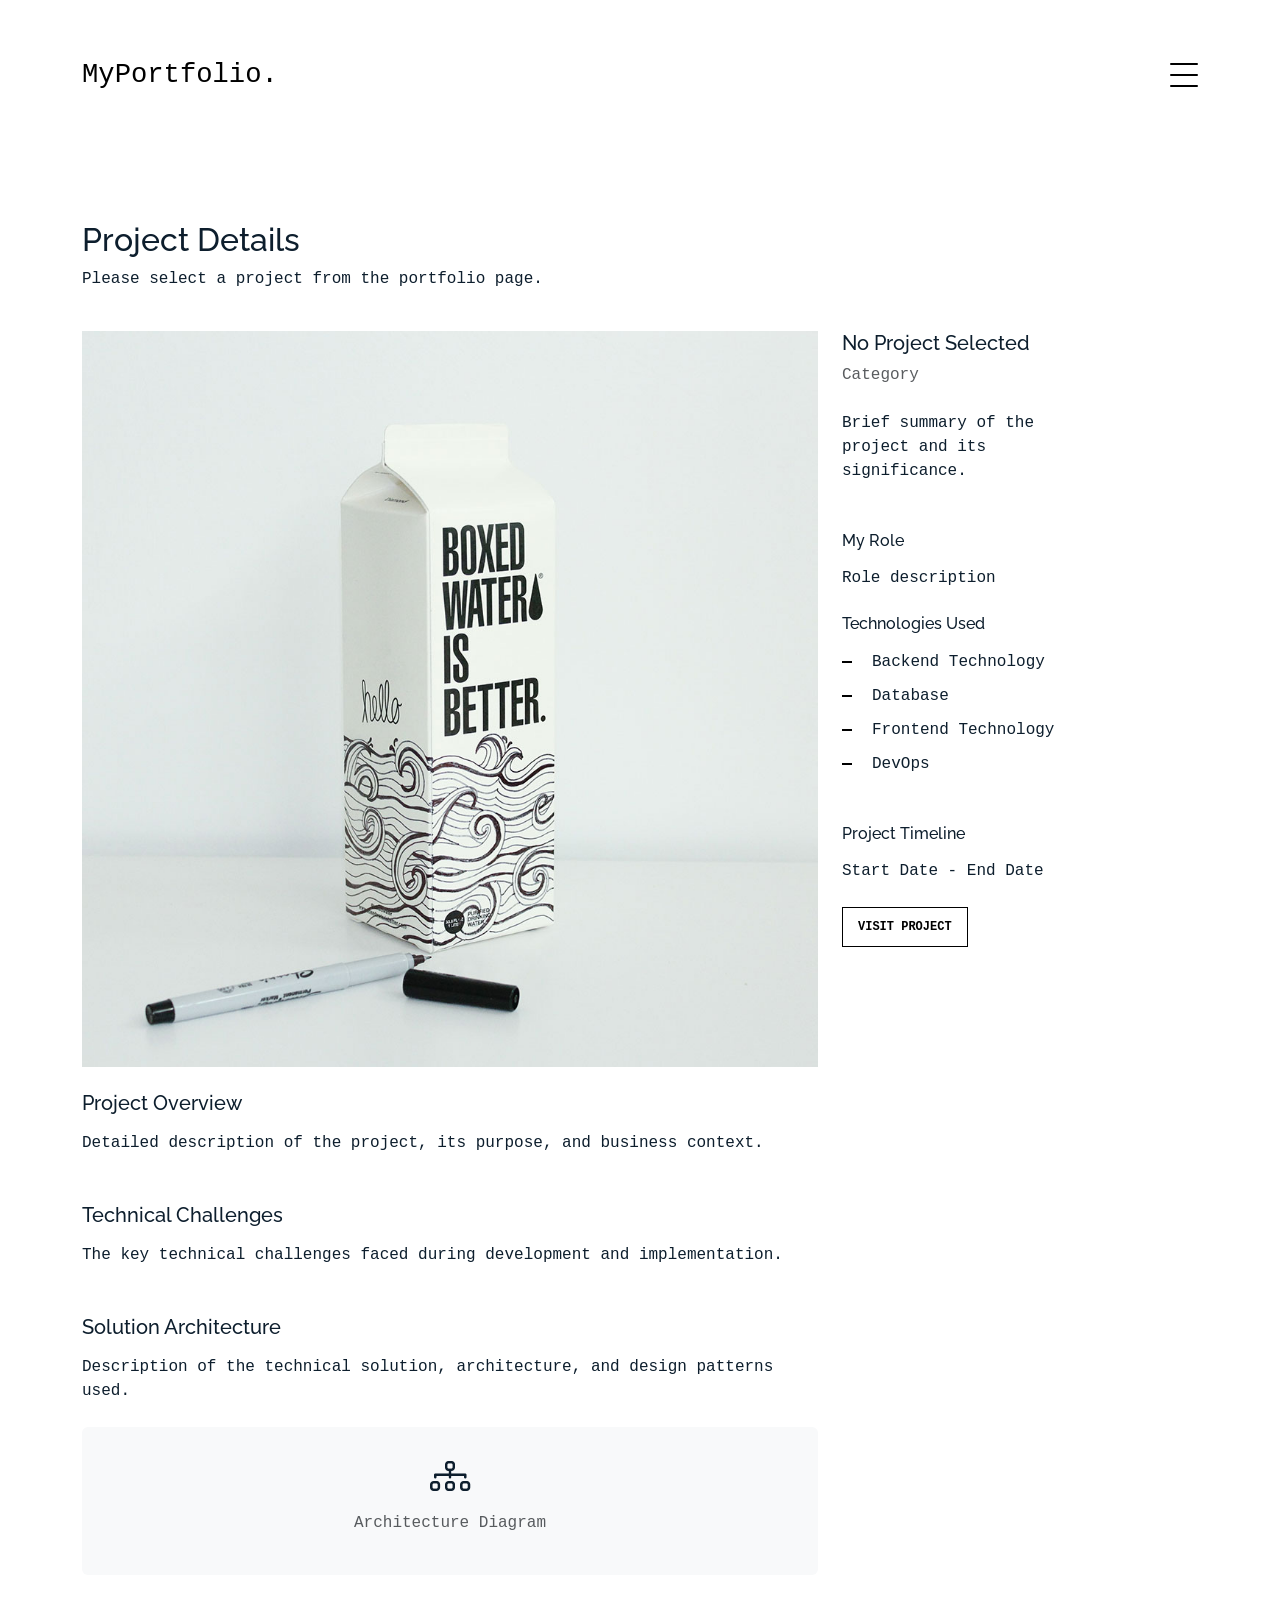
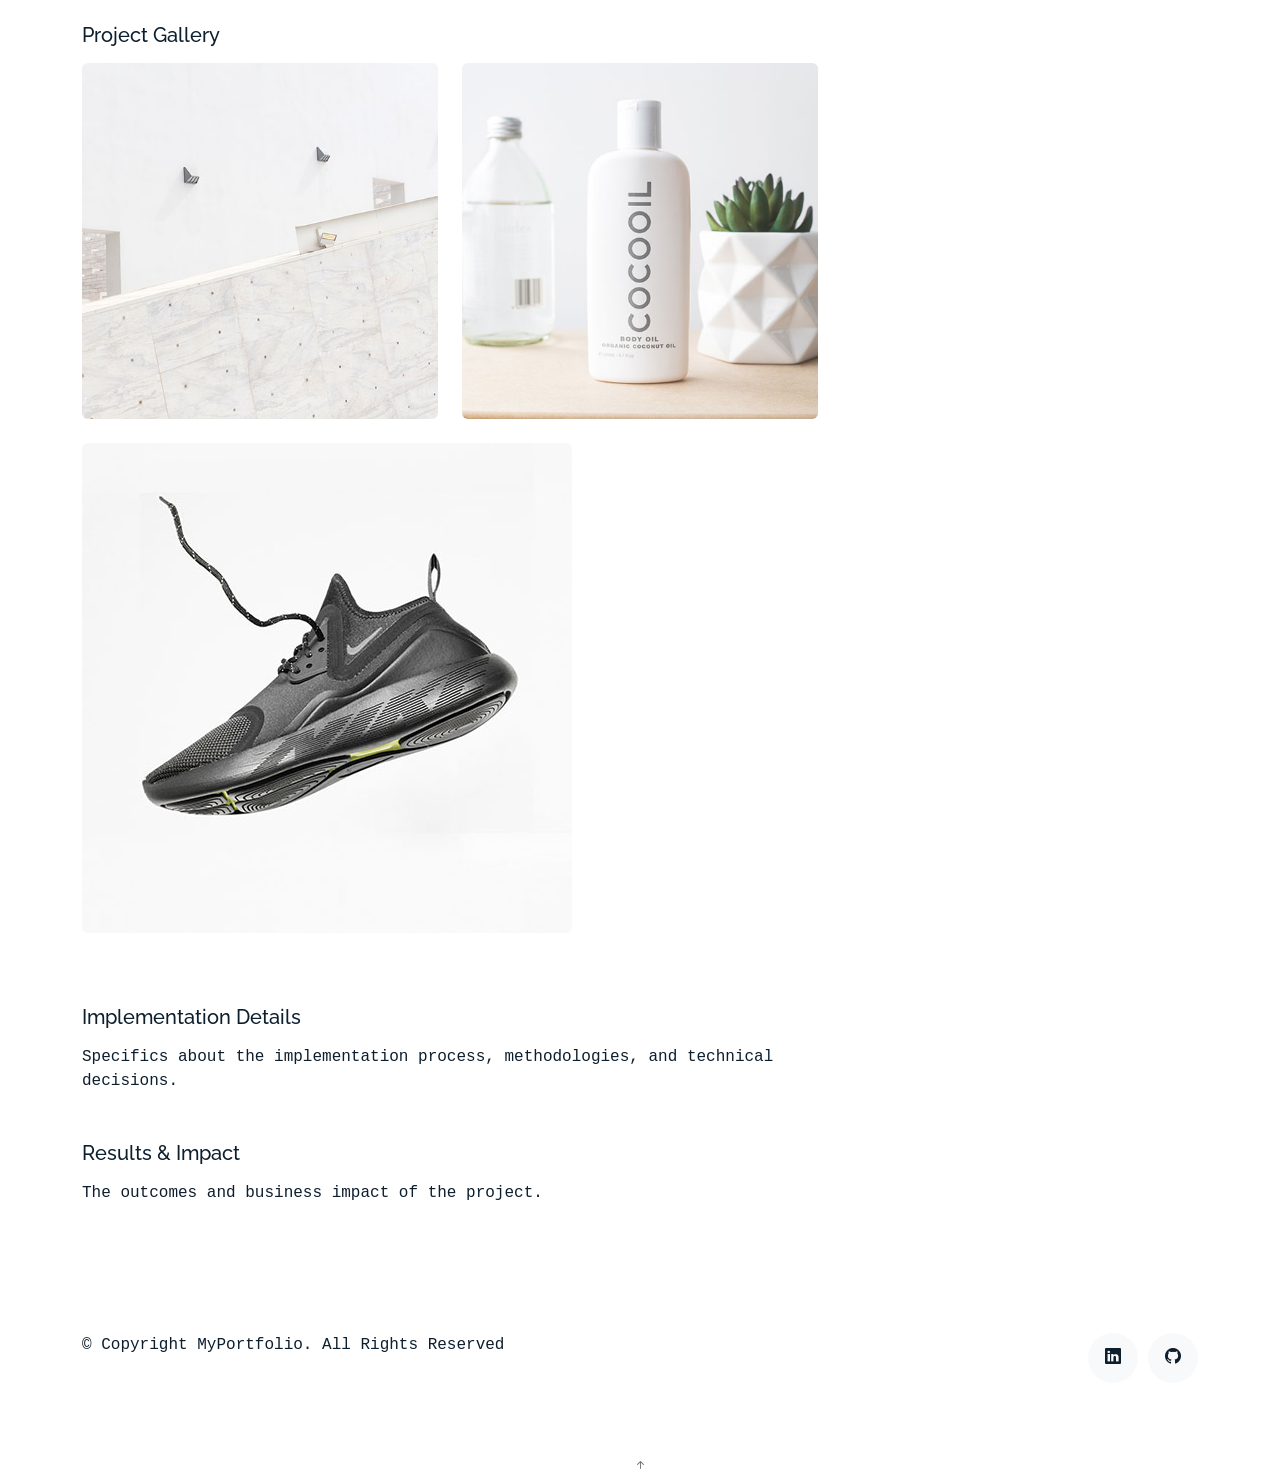
<file: work-single/index.html>
<!DOCTYPE html>
<html lang="en">

<head>
  <meta charset="utf-8">
  <meta content="width=device-width, initial-scale=1.0" name="viewport">
  <title>MyPortfolio - Work Single</title>
  <meta content="" name="description">
  <meta content="" name="keywords">
  <link href="../assets/img/favicon.png" rel="icon">
  <link href="../assets/img/apple-touch-icon.png" rel="apple-touch-icon">
  <link href="https://fonts.googleapis.com/css?family=https://fonts.googleapis.com/css?family=Inconsolata:400,500,600,700|Raleway:400,400i,500,500i,600,600i,700,700i" rel="stylesheet">
  <link href="../assets/vendor/aos/aos.css" rel="stylesheet">
  <link href="../assets/vendor/bootstrap/css/bootstrap.min.css" rel="stylesheet">
  <link href="../assets/vendor/bootstrap-icons/bootstrap-icons.css" rel="stylesheet">
  <link href="../assets/vendor/swiper/swiper-bundle.min.css" rel="stylesheet">
  <link href="../assets/css/style.css" rel="stylesheet">
</head>

<body>

  <!-- ======= Navbar ======= -->
  <div class="collapse navbar-collapse custom-navmenu" id="main-navbar">
    <div class="container py-2 py-md-5">
      <div class="row align-items-start">
        <div class="col-md-2">
          <ul class="custom-menu">
            <li><a href="../">Home</a></li>
            <li><a href="../about/">About Me</a></li>
            <li><a href="../services/">Services</a></li>
            <li class="active"><a href="../works/">Works</a></li>
            <li><a href="../contact/">Contact</a></li>
          </ul>
        </div>
        <div class="col-md-6 d-none d-md-block mr-auto">
          <div class="quote d-flex">
            <span class="bi bi-quote text-white mt-2 mr-3"></span>
            <div>
              <p><em>"<span class="quote-content">Simplicity is the soul of efficiency.</span>" <br> <span class="text-white">— <span class="quote-author">Austin Freeman</span></span></em></p>
            </div>
          </div>
        </div>
        <div class="col-md-4 d-none d-md-block">
          <h3>Hire Me</h3>
          <p>Looking for a skilled backend developer with experience in API integrations? <br> <a href="mailto:abdllhhafizh@gmail.com">abdllhhafizh@gmail.com</a></p>
          <div class="social">
            <a href="https://linkedin.com/in/abdullahhafizh" target="_blank"><span class="bi bi-linkedin"></span></a>
            <a href="https://github.com/abdullahhafizh" target="_blank"><span class="bi bi-github"></span></a>
          </div>
        </div>
      </div>

    </div>
  </div>

  <nav class="navbar navbar-light custom-navbar">
    <div class="container">
      <a class="navbar-brand" href="../">MyPortfolio.</a>
      <a href="#" class="burger" data-bs-toggle="collapse" data-bs-target="#main-navbar">
        <span></span>
      </a>
    </div>
  </nav>

  <main id="main">

    <section class="section">
      <div class="container">
        <div class="row mb-4 align-items-center">
          <div class="col-md-6" data-aos="fade-up">
            <h2 id="project-title">Project Details</h2>
            <p id="project-summary">A comprehensive overview of this project including the technical challenges, solutions, and outcomes.</p>
          </div>
        </div>
      </div>

      <div class="site-section pb-0">
        <div class="container">
          <div class="row align-items-stretch">
            <div class="col-md-8" data-aos="fade-up">
              <img src="../assets/img/img_1_big.jpg" alt="Image" class="img-fluid mb-4">
              <div class="project-section mb-5">
                <h3 class="h3 mb-3">Project Overview</h3>
                <p id="project-description">Detailed description of the project, its purpose, and business context.</p>
              </div>
              
              <div class="project-section mb-5">
                <h3 class="h3 mb-3">Technical Challenges</h3>
                <p id="project-challenges">The key technical challenges faced during development and implementation.</p>
              </div>
              
              <div class="project-section mb-5">
                <h3 class="h3 mb-3">Solution Architecture</h3>
                <p id="project-solution">Description of the technical solution, architecture, and design patterns used.</p>
                <div class="tech-diagram p-4 my-4 bg-light rounded">
                  <p class="text-center mb-0"><i class="bi bi-diagram-3 fs-1"></i></p>
                  <p class="text-center text-muted">Architecture Diagram</p>
                </div>
              </div>
              
              <div class="project-section mb-5">
                <h3 class="h3 mb-3">Project Gallery</h3>
                <div class="row">
                  <div class="col-md-6 mb-4">
                    <img src="../assets/img/img_2.jpg" alt="Project Image" class="img-fluid rounded">
                  </div>
                  <div class="col-md-6 mb-4">
                    <img src="../assets/img/img_3.jpg" alt="Project Image" class="img-fluid rounded">
                  </div>
                  <div class="col-md-12 mb-4">
                    <img src="../assets/img/img_4.jpg" alt="Project Image" class="img-fluid rounded">
                  </div>
                </div>
              </div>
              
              <div class="project-section mb-5">
                <h3 class="h3 mb-3">Implementation Details</h3>
                <p id="project-implementation">Specifics about the implementation process, methodologies, and technical decisions.</p>
              </div>
              
              <div class="project-section">
                <h3 class="h3 mb-3">Results & Impact</h3>
                <p id="project-results">The outcomes and business impact of the project.</p>
              </div>
            </div>
            <div class="col-md-3 ml-auto" data-aos="fade-up" data-aos-delay="100">
              <div class="sticky-content">
                <h3 class="h3" id="sidebar-title">Project Name</h3>
                <p class="mb-4"><span class="text-muted" id="project-category">Category</span></p>

                <div class="mb-5">
                  <p id="project-brief">Brief summary of the project and its significance.</p>
                </div>

                <h4 class="h4 mb-3">My Role</h4>
                <p id="project-role" class="mb-2">Role description</p>
                
                <h4 class="h4 mb-3 mt-4">Technologies Used</h4>
                <ul class="list-unstyled list-line mb-5" id="project-tech-list">
                  <li>Backend Technology</li>
                  <li>Database</li>
                  <li>Frontend Technology</li>
                  <li>DevOps</li>
                </ul>

                <h4 class="h4 mb-3">Project Timeline</h4>
                <p id="project-timeline" class="mb-4">Start Date - End Date</p>

                <p id="project-link-container"><a href="#" class="readmore" id="project-link">Visit Project</a></p>
              </div>
            </div>
          </div>
        </div>
    </section>

  </main><!-- End #main -->

  <!-- ======= Footer ======= -->
  <footer class="footer" role="contentinfo">
    <div class="container">
      <div class="row">
        <div class="col-sm-6">
          <p>&copy; Copyright MyPortfolio. All Rights Reserved</p>
        </div>
        <div class="col-sm-6 social text-md-end">
          <a href="https://linkedin.com/in/abdullahhafizh" target="_blank"><span class="bi bi-linkedin"></span></a>
          <a href="https://github.com/abdullahhafizh" target="_blank"><span class="bi bi-github"></span></a>
        </div>
      </div>
    </div>
  </footer>

  <a href="#" class="back-to-top d-flex align-items-center justify-content-center"><i class="bi bi-arrow-up-short"></i></a>

  <!-- Vendor JS Files -->
  <script src="../assets/vendor/aos/aos.js"></script>
  <script src="../assets/vendor/bootstrap/js/bootstrap.bundle.min.js"></script>
  <script src="../assets/vendor/isotope-layout/isotope.pkgd.min.js"></script>
  <script src="../assets/vendor/swiper/swiper-bundle.min.js"></script>
  <script src="../assets/vendor/php-email-form/validate.js"></script>

  <!-- Template Main JS File -->
  <script src="../assets/js/main.js"></script>
  <!-- Project Data JS -->
  <script src="../assets/js/projects.js"></script>
  
  <!-- Daily Quote JS -->
  <script src="../assets/js/daily-quote.js"></script>

</body>

</html>
</file>
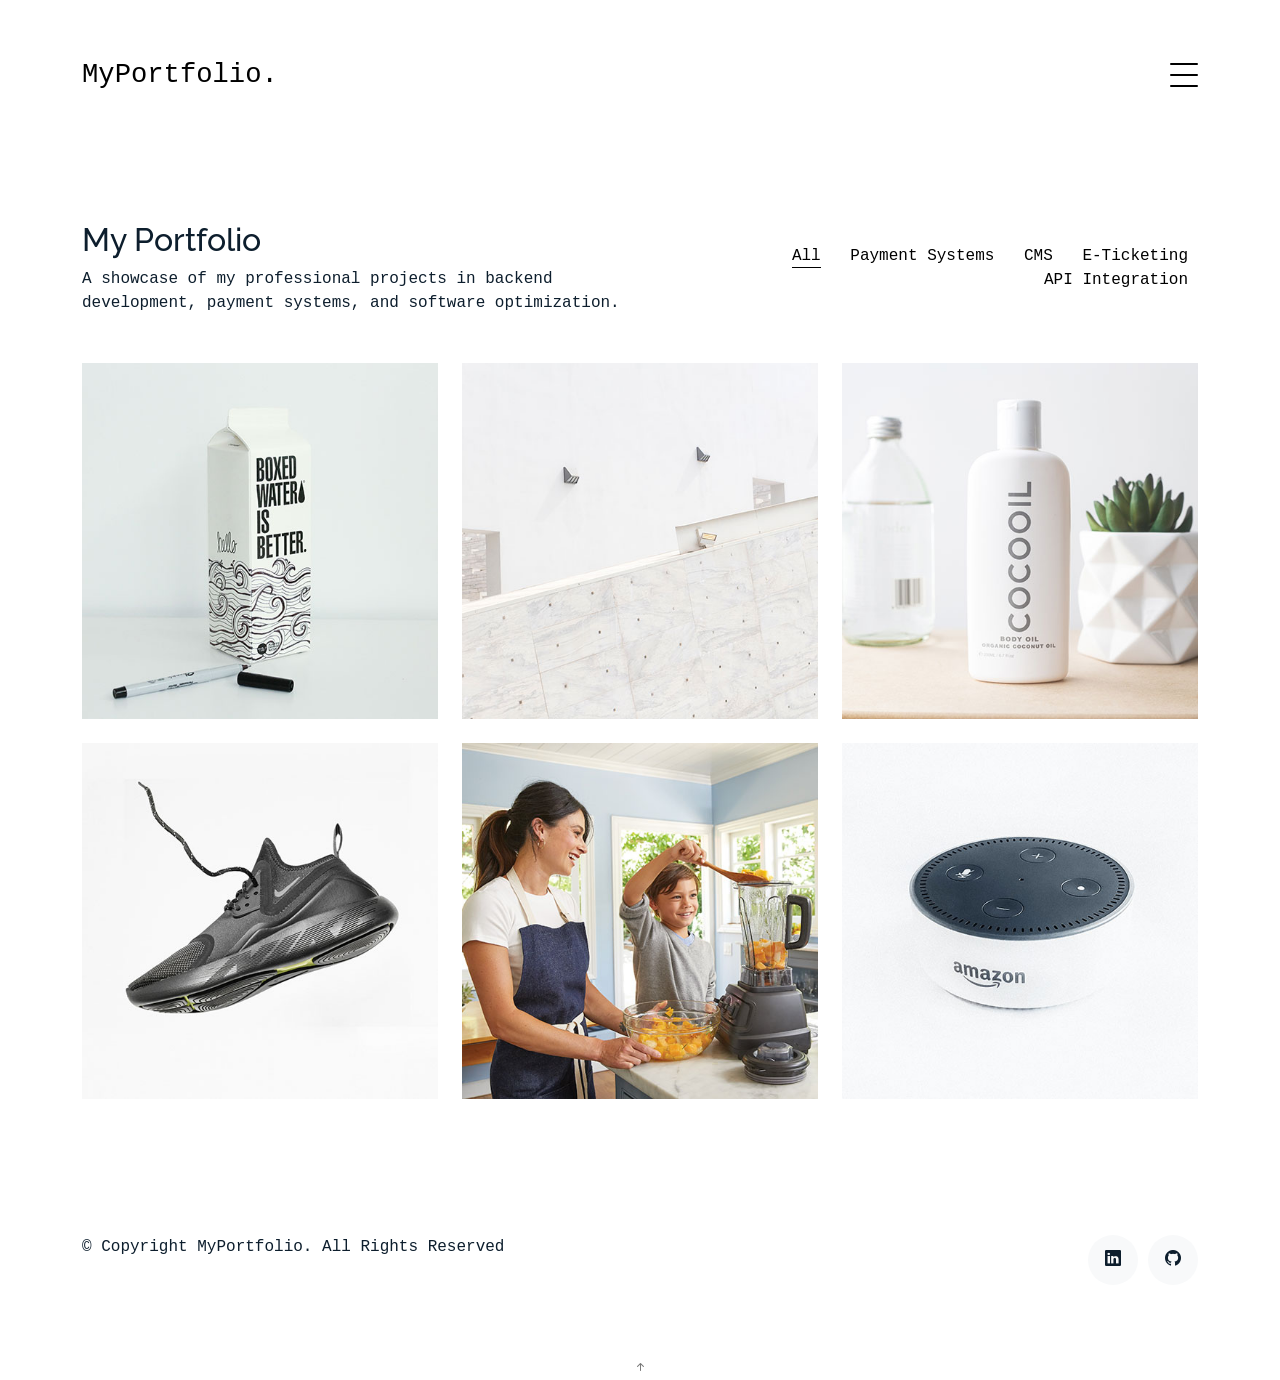
<file: works/index.html>
<!DOCTYPE html>
<html lang="en">

<head>
  <meta charset="utf-8">
  <meta content="width=device-width, initial-scale=1.0" name="viewport">
  <title>MyPortfolio - Works</title>
  <meta content="" name="description">
  <meta content="" name="keywords">
  <link href="../assets/img/favicon.png" rel="icon">
  <link href="../assets/img/apple-touch-icon.png" rel="apple-touch-icon">
  <link href="https://fonts.googleapis.com/css?family=https://fonts.googleapis.com/css?family=Inconsolata:400,500,600,700|Raleway:400,400i,500,500i,600,600i,700,700i" rel="stylesheet">
  <link href="../assets/vendor/aos/aos.css" rel="stylesheet">
  <link href="../assets/vendor/bootstrap/css/bootstrap.min.css" rel="stylesheet">
  <link href="../assets/vendor/bootstrap-icons/bootstrap-icons.css" rel="stylesheet">
  <link href="../assets/vendor/swiper/swiper-bundle.min.css" rel="stylesheet">
  <link href="../assets/css/style.css" rel="stylesheet">
</head>

<body>

  <!-- ======= Navbar ======= -->
  <div class="collapse navbar-collapse custom-navmenu" id="main-navbar">
    <div class="container py-2 py-md-5">
      <div class="row align-items-start">
        <div class="col-md-2">
          <ul class="custom-menu">
            <li><a href="../">Home</a></li>
            <li><a href="../about/">About Me</a></li>
            <li><a href="../services/">Services</a></li>
            <li class="active"><a href=".">Works</a></li>
            <li><a href="../contact/">Contact</a></li>
          </ul>
        </div>
        <div class="col-md-6 d-none d-md-block mr-auto">
          <div class="quote d-flex">
            <span class="bi bi-quote text-white mt-2 mr-3"></span>
            <div>
              <p><em>"<span class="quote-content">Good code is its own best documentation. As you're about to add a comment, ask yourself, 'How can I improve the code so that this comment isn't needed?'</span>" <br> <span class="text-white">— <span class="quote-author">Steve McConnell</span></span></em></p>
            </div>
          </div>
        </div>
        <div class="col-md-4 d-none d-md-block">
          <h3>Hire Me</h3>
          <p>Looking for a skilled backend developer with experience in API integrations? <br> <a href="mailto:abdllhhafizh@gmail.com">abdllhhafizh@gmail.com</a></p>
          <div class="social">
            <a href="https://linkedin.com/in/abdullahhafizh" target="_blank"><span class="bi bi-linkedin"></span></a>
            <a href="https://github.com/abdullahhafizh" target="_blank"><span class="bi bi-github"></span></a>
          </div>
        </div>
      </div>

    </div>
  </div>

  <nav class="navbar navbar-light custom-navbar">
    <div class="container">
      <a class="navbar-brand" href="../">MyPortfolio.</a>
      <a href="#" class="burger" data-bs-toggle="collapse" data-bs-target="#main-navbar">
        <span></span>
      </a>
    </div>
  </nav>

  <main id="main">

    <!-- ======= Works Section ======= -->
    <section class="section site-portfolio">
      <div class="container">
        <div class="row mb-5 align-items-center">
          <div class="col-md-12 col-lg-6 mb-4 mb-lg-0" data-aos="fade-up">
            <h2>My Portfolio</h2>
            <p class="mb-0">A showcase of my professional projects in backend development, payment systems, and software optimization.</p>
          </div>
          <div class="col-md-12 col-lg-6 text-start text-lg-end" data-aos="fade-up" data-aos-delay="100">
            <div id="filters" class="filters">
              <a href="#" data-filter="*" class="active">All</a>
              <a href="#" data-filter=".payment">Payment Systems</a>
              <a href="#" data-filter=".cms">CMS</a>
              <a href="#" data-filter=".eticket">E-Ticketing</a>
              <a href="#" data-filter=".api">API Integration</a>
            </div>
          </div>
        </div>
        <div id="portfolio-grid" class="row no-gutter" data-aos="fade-up" data-aos-delay="200">
          <div class="item web col-sm-6 col-md-4 col-lg-4 mb-4">
            <a href="../work-single/?project=multipay" class="item-wrap fancybox">
              <div class="work-info">
                <h3>Multipay</h3>
                <span>Payment Systems</span>
              </div>
              <img class="img-fluid" src="../assets/img/img_1.jpg">
            </a>
          </div>
          <div class="item api payment col-sm-6 col-md-4 col-lg-4 mb-4">
            <a href="../work-single/?project=dolan" class="item-wrap fancybox">
              <div class="work-info">
                <h3>Dolan</h3>
                <span>Payment & API Integration</span>
              </div>
              <img class="img-fluid" src="../assets/img/img_2.jpg">
            </a>
          </div>
          <div class="item api col-sm-6 col-md-4 col-lg-4 mb-4">
            <a href="../work-single/?project=smt" class="item-wrap fancybox">
              <div class="work-info">
                <h3>SMT (Settlement Monitoring Tool)</h3>
                <span>API Integration</span>
              </div>
              <img class="img-fluid" src="../assets/img/img_3.jpg">
            </a>
          </div>
          <div class="item eticket col-sm-6 col-md-4 col-lg-4 mb-4">
            <a href="../work-single/?project=gbkgate" class="item-wrap fancybox">
              <div class="work-info">
                <h3>GBK Gate</h3>
                <span>E-Ticketing</span>
              </div>
              <img class="img-fluid" src="../assets/img/img_4.jpg">
            </a>
          </div>
          <div class="item cms col-sm-6 col-md-4 col-lg-4 mb-4">
            <a href="../work-single/?project=mds" class="item-wrap fancybox">
              <div class="work-info">
                <h3>MDS (CMS System)</h3>
                <span>Content Management</span>
              </div>
              <img class="img-fluid" src="../assets/img/img_5.jpg">
            </a>
          </div>
          <div class="item cms col-sm-6 col-md-4 col-lg-4 mb-4">
            <a href="../work-single/?project=pas" class="item-wrap fancybox">
              <div class="work-info">
                <h3>PAS</h3>
                <span>Content Management</span>
              </div>
              <img class="img-fluid" src="../assets/img/img_6.jpg">
            </a>
          </div>
        </div>
      </div>
    </section><!-- End  Works Section -->

  </main><!-- End #main -->

  <!-- ======= Footer ======= -->
  <footer class="footer" role="contentinfo">
    <div class="container">
      <div class="row">
        <div class="col-sm-6">
          <p>&copy; Copyright MyPortfolio. All Rights Reserved</p>
        </div>
        <div class="col-sm-6 social text-md-end">
          <a href="https://linkedin.com/in/abdullahhafizh" target="_blank"><span class="bi bi-linkedin"></span></a>
          <a href="https://github.com/abdullahhafizh" target="_blank"><span class="bi bi-github"></span></a>
        </div>
      </div>
    </div>
  </footer>

  <a href="#" class="back-to-top d-flex align-items-center justify-content-center"><i class="bi bi-arrow-up-short"></i></a>

  <!-- Vendor JS Files -->
  <script src="../assets/vendor/aos/aos.js"></script>
  <script src="../assets/vendor/bootstrap/js/bootstrap.bundle.min.js"></script>
  <script src="../assets/vendor/isotope-layout/isotope.pkgd.min.js"></script>
  <script src="../assets/vendor/swiper/swiper-bundle.min.js"></script>
  <script src="../assets/vendor/php-email-form/validate.js"></script>

  <!-- Template Main JS File -->
  <script src="../assets/js/main.js"></script>
  
  <!-- Daily Quote JS -->
  <script src="../assets/js/daily-quote.js"></script>

</body>

</html>
</file>
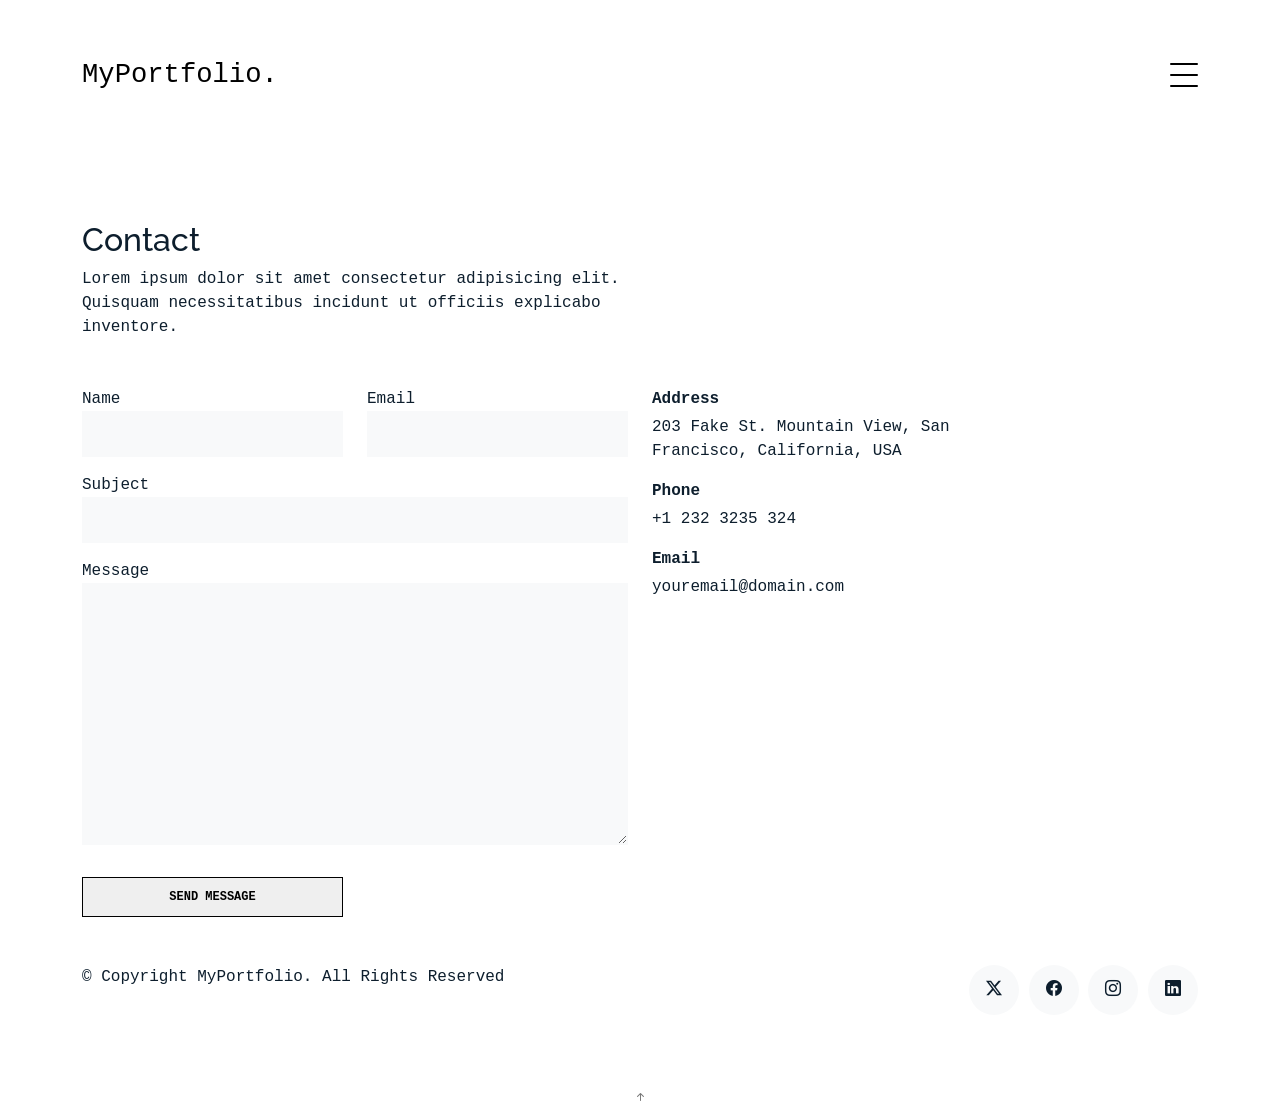
<file: contact.html>
<!DOCTYPE html>
<html lang="en">

<head>
  <meta charset="utf-8">
  <meta content="width=device-width, initial-scale=1.0" name="viewport">
  <title>MyPortfolio - Contact</title>
  <meta content="" name="description">
  <meta content="" name="keywords">
  <link href="assets/img/favicon.png" rel="icon">
  <link href="assets/img/apple-touch-icon.png" rel="apple-touch-icon">
  <link href="https://fonts.googleapis.com/css?family=https://fonts.googleapis.com/css?family=Inconsolata:400,500,600,700|Raleway:400,400i,500,500i,600,600i,700,700i" rel="stylesheet">
  <link href="assets/vendor/aos/aos.css" rel="stylesheet">
  <link href="assets/vendor/bootstrap/css/bootstrap.min.css" rel="stylesheet">
  <link href="assets/vendor/bootstrap-icons/bootstrap-icons.css" rel="stylesheet">
  <link href="assets/vendor/swiper/swiper-bundle.min.css" rel="stylesheet">
  <link href="assets/css/style.css" rel="stylesheet">
</head>

<body>

  <!-- ======= Navbar ======= -->
  <div class="collapse navbar-collapse custom-navmenu" id="main-navbar">
    <div class="container py-2 py-md-5">
      <div class="row align-items-start">
        <div class="col-md-2">
          <ul class="custom-menu">
            <li><a href="/">Home</a></li>
            <li><a href="about">About Me</a></li>
            <li><a href="services">Services</a></li>
            <li><a href="works">Works</a></li>
            <li class="active"><a href="contact">Contact</a></li>
          </ul>
        </div>
        <div class="col-md-6 d-none d-md-block  mr-auto">
          <div class="tweet d-flex">
            <span class="bi bi-twitter-x text-white mt-2 mr-3"></span>
            <div>
              <p><em>Lorem ipsum dolor sit amet consectetur adipisicing elit. Quisquam necessitatibus incidunt ut officiis explicabo inventore. <br> <a href="#">t.co/v82jsk</a></em></p>
            </div>
          </div>
        </div>
        <div class="col-md-4 d-none d-md-block">
          <h3>Hire Me</h3>
          <p>Lorem ipsum dolor sit amet consectetur adipisicing elit. Quisquam necessitatibus incidunt ut officiisexplicabo inventore. <br> <a href="#">myemail@gmail.com</a></p>
        </div>
      </div>

    </div>
  </div>

  <nav class="navbar navbar-light custom-navbar">
    <div class="container">
      <a class="navbar-brand" href="/">MyPortfolio.</a>
      <a href="#" class="burger" data-bs-toggle="collapse" data-bs-target="#main-navbar">
        <span></span>
      </a>
    </div>
  </nav>

  <main id="main">

    <section class="section pb-5">
      <div class="container">

        <div class="row mb-5 align-items-end">
          <div class="col-md-6" data-aos="fade-up">
            <h2>Contact</h2>
            <p class="mb-0">Lorem ipsum dolor sit amet consectetur adipisicing elit. Quisquam necessitatibus incidunt ut
              officiis explicabo inventore.
            </p>
          </div>

        </div>

        <div class="row">
          <div class="col-md-6 mb-5 mb-md-0" data-aos="fade-up">

            <form action="forms/contact.php" method="post" role="form" class="php-email-form">

              <div class="row gy-3">
                <div class="col-md-6 form-group">
                  <label for="name">Name</label>
                  <input type="text" name="name" class="form-control" id="name" required>
                </div>
                <div class="col-md-6 form-group">
                  <label for="name">Email</label>
                  <input type="email" class="form-control" name="email" id="email" required>
                </div>
                <div class="col-md-12 form-group">
                  <label for="name">Subject</label>
                  <input type="text" class="form-control" name="subject" id="subject" required>
                </div>
                <div class="col-md-12 form-group">
                  <label for="name">Message</label>
                  <textarea class="form-control" name="message" cols="30" rows="10" required></textarea>
                </div>

                <div class="col-md-12 my-3">
                  <div class="loading">Loading</div>
                  <div class="error-message"></div>
                  <div class="sent-message">Your message has been sent. Thank you!</div>
                </div>

                <div class="col-md-6 mt-0 form-group">
                  <input type="submit" class="readmore d-block w-100" value="Send Message">
                </div>
              </div>

            </form>

          </div>

          <div class="col-md-4 ml-auto order-2" data-aos="fade-up">
            <ul class="list-unstyled">
              <li class="mb-3">
                <strong class="d-block mb-1">Address</strong>
                <span>203 Fake St. Mountain View, San Francisco, California, USA</span>
              </li>
              <li class="mb-3">
                <strong class="d-block mb-1">Phone</strong>
                <span>+1 232 3235 324</span>
              </li>
              <li class="mb-3">
                <strong class="d-block mb-1">Email</strong>
                <span>youremail@domain.com</span>
              </li>
            </ul>
          </div>

        </div>

      </div>

    </section>

  </main><!-- End #main -->

  <!-- ======= Footer ======= -->
  <footer class="footer" role="contentinfo">
    <div class="container">
      <div class="row">
        <div class="col-sm-6">
          <p>&copy; Copyright MyPortfolio. All Rights Reserved</p>
        </div>
        <div class="col-sm-6 social text-md-end">
          <a href="#"><span class="bi bi-twitter-x"></span></a>
          <a href="#"><span class="bi bi-facebook"></span></a>
          <a href="#"><span class="bi bi-instagram"></span></a>
          <a href="#"><span class="bi bi-linkedin"></span></a>
        </div>
      </div>
    </div>
  </footer>

  <a href="#" class="back-to-top d-flex align-items-center justify-content-center"><i class="bi bi-arrow-up-short"></i></a>

  <!-- Vendor JS Files -->
  <script src="assets/vendor/aos/aos.js"></script>
  <script src="assets/vendor/bootstrap/js/bootstrap.bundle.min.js"></script>
  <script src="assets/vendor/isotope-layout/isotope.pkgd.min.js"></script>
  <script src="assets/vendor/swiper/swiper-bundle.min.js"></script>
  <script src="assets/vendor/php-email-form/validate.js"></script>

  <!-- Template Main JS File -->
  <script src="assets/js/main.js"></script>

</body>

</html>
</file>
<file: assets/css/style.css>
body {
  font-family: "Inconsolata", monospace;
  color: #0d1e2d;
}

a {
  color: #777;
  text-decoration: none;
}

a:hover {
  color: #000;
}

h1,
h2,
h3,
h4,
h5,
h6,
.font-heading {
  font-family: "Raleway", sans-serif;
}

.section {
  padding: 7rem 0;
}

.filters a {
  text-decoration: none;
  color: #000;
  display: inline-block;
  padding-left: 10px;
  padding-right: 10px;
  position: relative;
}

.filters a:hover,
.filters a:focus,
.filters a:active {
  text-decoration: none;
}

.filters a:hover:before {
  content: "";
  position: absolute;
  left: 10px;
  right: 10px;
  bottom: 0;
  height: 1px;
  background-color: #000;
}

.filters a.active {
  color: #000;
}

.filters a.active:before {
  content: "";
  position: absolute;
  left: 10px;
  right: 10px;
  bottom: 0;
  height: 1px;
  background-color: #000;
}

.item {
  border: none;
  margin-bottom: 30px;
}

.item .item-wrap {
  display: block;
  position: relative;
  overflow: hidden;
}

.item .item-wrap:after {
  z-index: 2;
  position: absolute;
  content: "";
  top: 0;
  left: 0;
  right: 0;
  bottom: 0;
  background: rgba(0, 0, 0, 0.4);
  visibility: hidden;
  opacity: 0;
  transition: 0.3s all ease-in-out;
}

.item .item-wrap img {
  transition: 0.3s transform ease;
  transform: scale(1);
}

.item .item-wrap>.work-info {
  position: absolute;
  top: 50%;
  width: 100%;
  text-align: center;
  z-index: 3;
  transform: translateY(-50%);
  color: #fff;
  opacity: 0;
  visibility: hidden;
  margin-top: 20px;
  transition: 0.3s all ease;
}

.item .item-wrap>.work-info h3 {
  font-size: 20px;
  margin-bottom: 0;
}

.item .item-wrap>.work-info span {
  font-size: 14px;
  text-transform: uppercase;
  letter-spacing: 0.2rem;
}

.item .item-wrap:hover {
  text-decoration: none;
}

.item .item-wrap:hover img {
  transform: scale(1.05);
}

.item .item-wrap:hover:after {
  opacity: 1;
  visibility: visible;
}

.item .item-wrap:hover .work-info {
  margin-top: 0px;
  opacity: 1;
  visibility: visible;
}

.testimonial-wrap {
  padding: 50px 50px 80px 50px;
  background: #eceff2;
}

.testimonial-wrap .testimonial {
  text-align: center;
  max-width: 500px;
  margin: 0 auto;
}

.testimonial-wrap .testimonial img {
  border-radius: 50%;
  width: 120px;
  margin: 0 auto 30px auto;
}

.testimonial-wrap .testimonial blockquote p {
  font-size: 20px;
}

.h3 {
  font-size: 20px;
}

.h4 {
  font-size: 16px;
}

.heading {
  font-size: 28px;
}

.readmore {
  display: inline-block;
  border: 1px solid #000;
  padding: 10px 15px;
  font-size: 12px;
  text-transform: uppercase;
  color: #000;
  transition: 0.2s all ease;
  font-weight: 700;
}

.readmore:active,
.readmore:focus,
.readmore:hover {
  outline: none;
}

.readmore:hover {
  color: #fff;
  text-decoration: none;
  background: #000;
}

.testimonials-slider .swiper-pagination {
  margin-top: -60px;
  position: relative;
}

.testimonials-slider .swiper-pagination .swiper-pagination-bullet {
  width: 12px;
  height: 12px;
  background-color: rgba(13, 30, 45, 0.3);
  opacity: 1;
}

.testimonials-slider .swiper-pagination .swiper-pagination-bullet-active {
  background-color: rgba(13, 30, 45, 0.6);
}

.sticky-content {
  position: sticky;
  position: -webkit-sticky;
  top: 0;
  /* required */
}

.list-line li {
  margin-bottom: 10px;
  position: relative;
  padding-left: 30px;
}

.list-line li:before {
  content: "";
  position: absolute;
  left: 0;
  top: 0.7rem;
  width: 10px;
  height: 2px;
  background: #000;
}

.form-control {
  border-radius: 0;
  background: #f8f9fa;
  border: 1px solid transparent;
  padding-top: 10px !important;
  padding-bottom: 10px !important;
}

.form-control:active,
.form-control:focus {
  background: #eff1f4;
  outline: none;
  box-shadow: none;
  border: 1px solid transparent;
}

.custom-progress {
  height: 7px;
  border-radius: 0;
}

.custom-progress .progress-bar {
  background: #000;
}

/* Services */
.services i {
  font-size: 40px;
}

.services h4 {
  padding-top: 10px;
}

/* Contact Form */
.php-email-form .error-message {
  display: none;
  color: #fff;
  background: #ed3c0d;
  text-align: left;
  padding: 15px;
  font-weight: 600;
}

.php-email-form .error-message br+br {
  margin-top: 25px;
}

.php-email-form .sent-message {
  display: none;
  color: #fff;
  background: #18d26e;
  text-align: center;
  padding: 15px;
  font-weight: 600;
}

.php-email-form .loading {
  display: none;
  background: #fff;
  text-align: center;
  padding: 15px;
}

.php-email-form .loading:before {
  content: "";
  display: inline-block;
  border-radius: 50%;
  width: 24px;
  height: 24px;
  margin: 0 10px -6px 0;
  border: 3px solid #18d26e;
  border-top-color: #eee;
  animation: animate-loading 1s linear infinite;
}

@keyframes animate-loading {
  0% {
    transform: rotate(0deg);
  }

  100% {
    transform: rotate(360deg);
  }
}

/*--------------------------------------------------------------
# Header
--------------------------------------------------------------*/
/* Custom Navmenu */
.custom-navmenu {
  background: #0d1e2d;
}

.custom-navmenu .custom-menu,
.custom-navmenu .custom-menu li {
  padding: 0;
  margin: 0;
  list-style: none;
}

.custom-navmenu .custom-menu li {
  margin-bottom: 0;
  font-size: 20px;
}

.custom-navmenu .custom-menu li a {
  color: #fff;
  padding: 10px 0 !important;
}

.custom-navmenu .custom-menu li a:hover {
  text-decoration: none;
}

.custom-navmenu .custom-menu li.active a {
  text-decoration: underline;
}

.custom-navmenu h3 {
  font-size: 20px;
  color: #fff;
}

.custom-navmenu p {
  color: rgba(255, 255, 255, 0.6);
}

.custom-navmenu a {
  color: rgba(255, 255, 255, 0.7);
}

.custom-navmenu a:hover {
  color: #fff;
}

/* Custom Navbar */
.custom-navbar {
  padding-top: 50px;
  width: 100%;
}

@media (max-width: 780px) {
  .custom-navbar>.container {
    padding-right: 0;
    padding-left: 0;
  }
}

.custom-navbar .navbar-brand {
  font-size: 1.7rem;
}

/* Burger */
.burger {
  width: 28px;
  height: 32px;
  cursor: pointer;
  position: relative;
}

.burger:before,
.burger span,
.burger:after {
  width: 100%;
  height: 2px;
  display: block;
  background: #000;
  border-radius: 2px;
  position: absolute;
  opacity: 1;
}

.burger:before,
.burger:after {
  transition: top 0.35s cubic-bezier(0.23, 1, 0.32, 1), transform 0.35s cubic-bezier(0.23, 1, 0.32, 1), opacity 0.35s cubic-bezier(0.23, 1, 0.32, 1), background-color 1.15s cubic-bezier(0.86, 0, 0.07, 1);
  -webkit-transition: top 0.35s cubic-bezier(0.23, 1, 0.32, 1), -webkit-transform 0.35s cubic-bezier(0.23, 1, 0.32, 1), opacity 0.35s cubic-bezier(0.23, 1, 0.32, 1), background-color 1.15s cubic-bezier(0.86, 0, 0.07, 1);
  content: "";
}

.burger:before {
  top: 4px;
}

.burger span {
  top: 15px;
}

.burger:after {
  top: 26px;
}

/* Hover */
.burger:hover:before {
  top: 7px;
}

.burger:hover:after {
  top: 23px;
}

/* Click */
.burger.active span {
  opacity: 0;
}

.burger.active:before,
.burger.active:after {
  top: 40%;
}

.burger.active:before {
  transform: rotate(45deg);
}

.burger.active:after {
  transform: rotate(-45deg);
}

.burger:focus {
  outline: none;
}

/*--------------------------------------------------------------
# Footer
--------------------------------------------------------------*/
.footer {
  padding: 0 0 4rem 0;
}

.footer a {
  color: #000;
}

.social a {
  display: inline-block;
  width: 50px;
  height: 50px;
  border-radius: 50%;
  background: #f8f9fa;
  position: relative;
  text-align: center;
  color: #0d1e2d;
}

.social a span {
  display: inline-block;
  left: 50%;
  position: absolute;
  top: 50%;
  transform: translate(-50%, -50%);
}

.social a:hover {
  color: #000;
}
</file>
